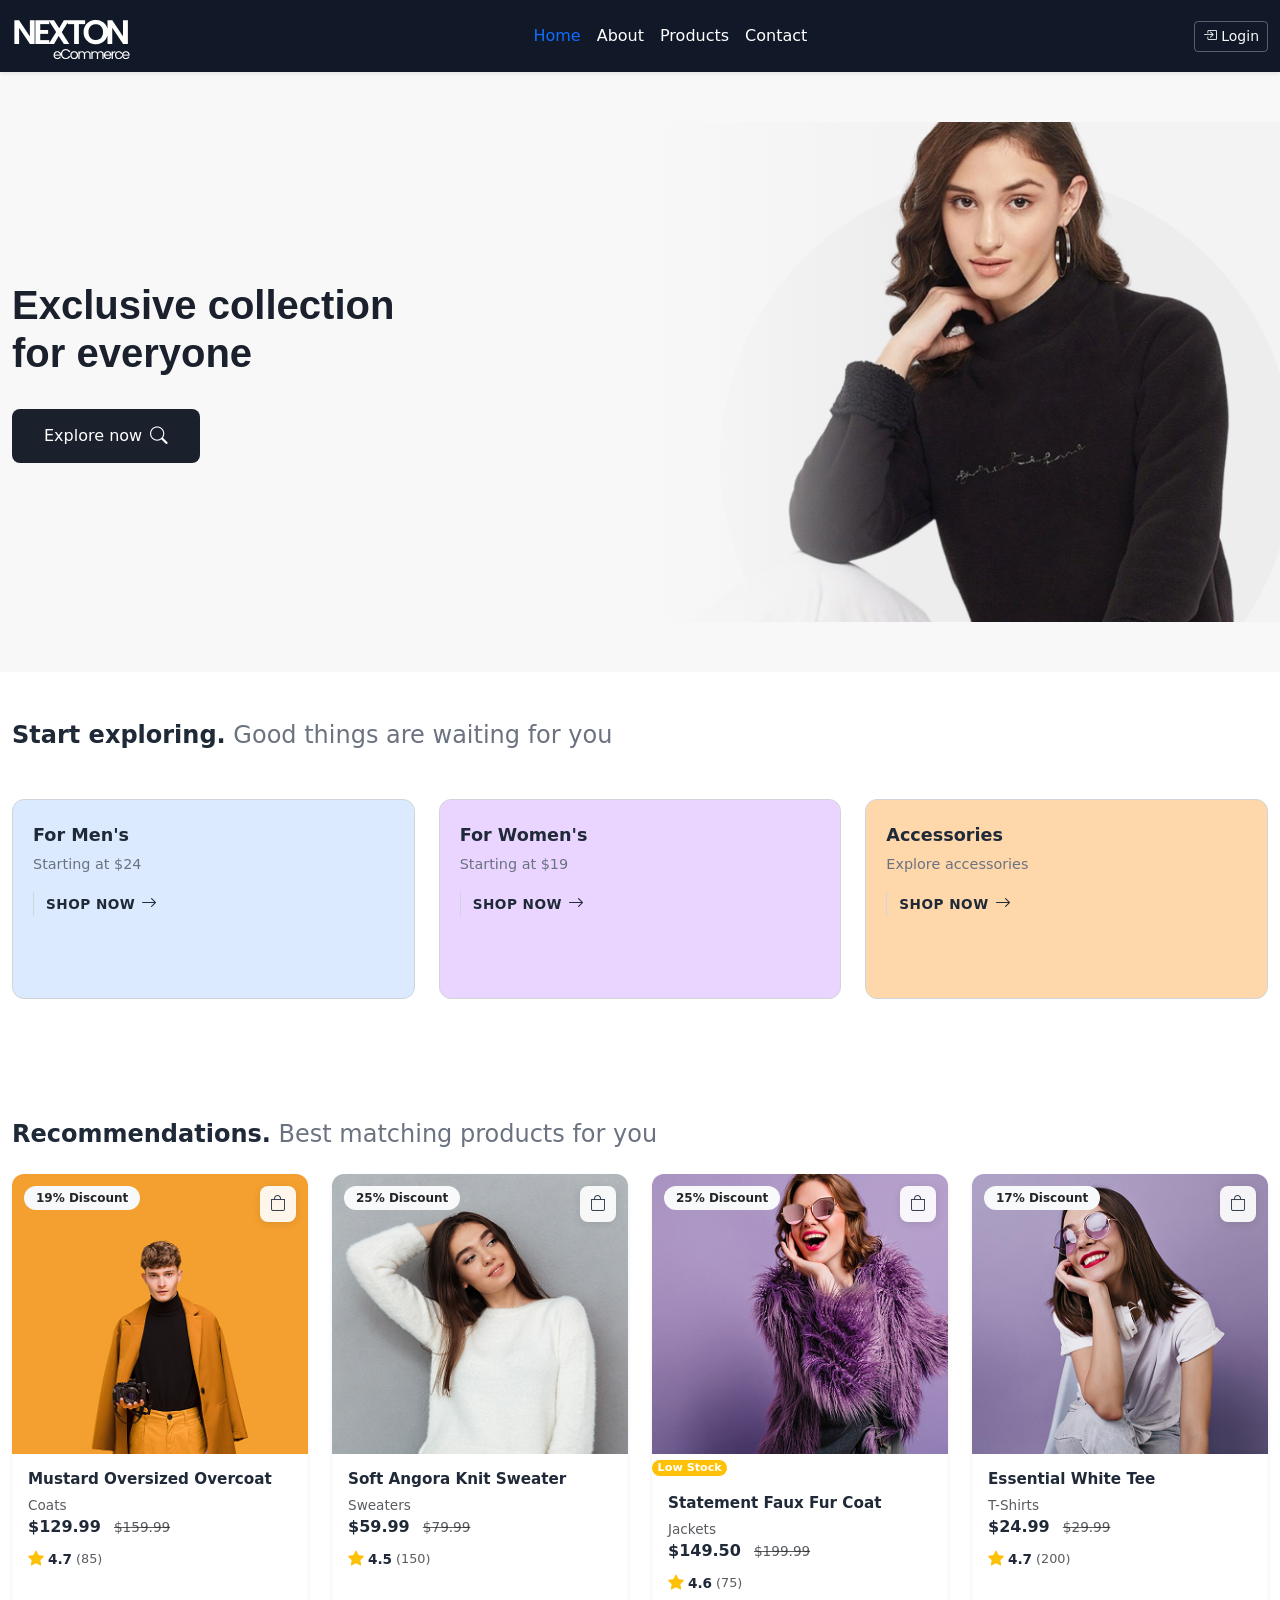
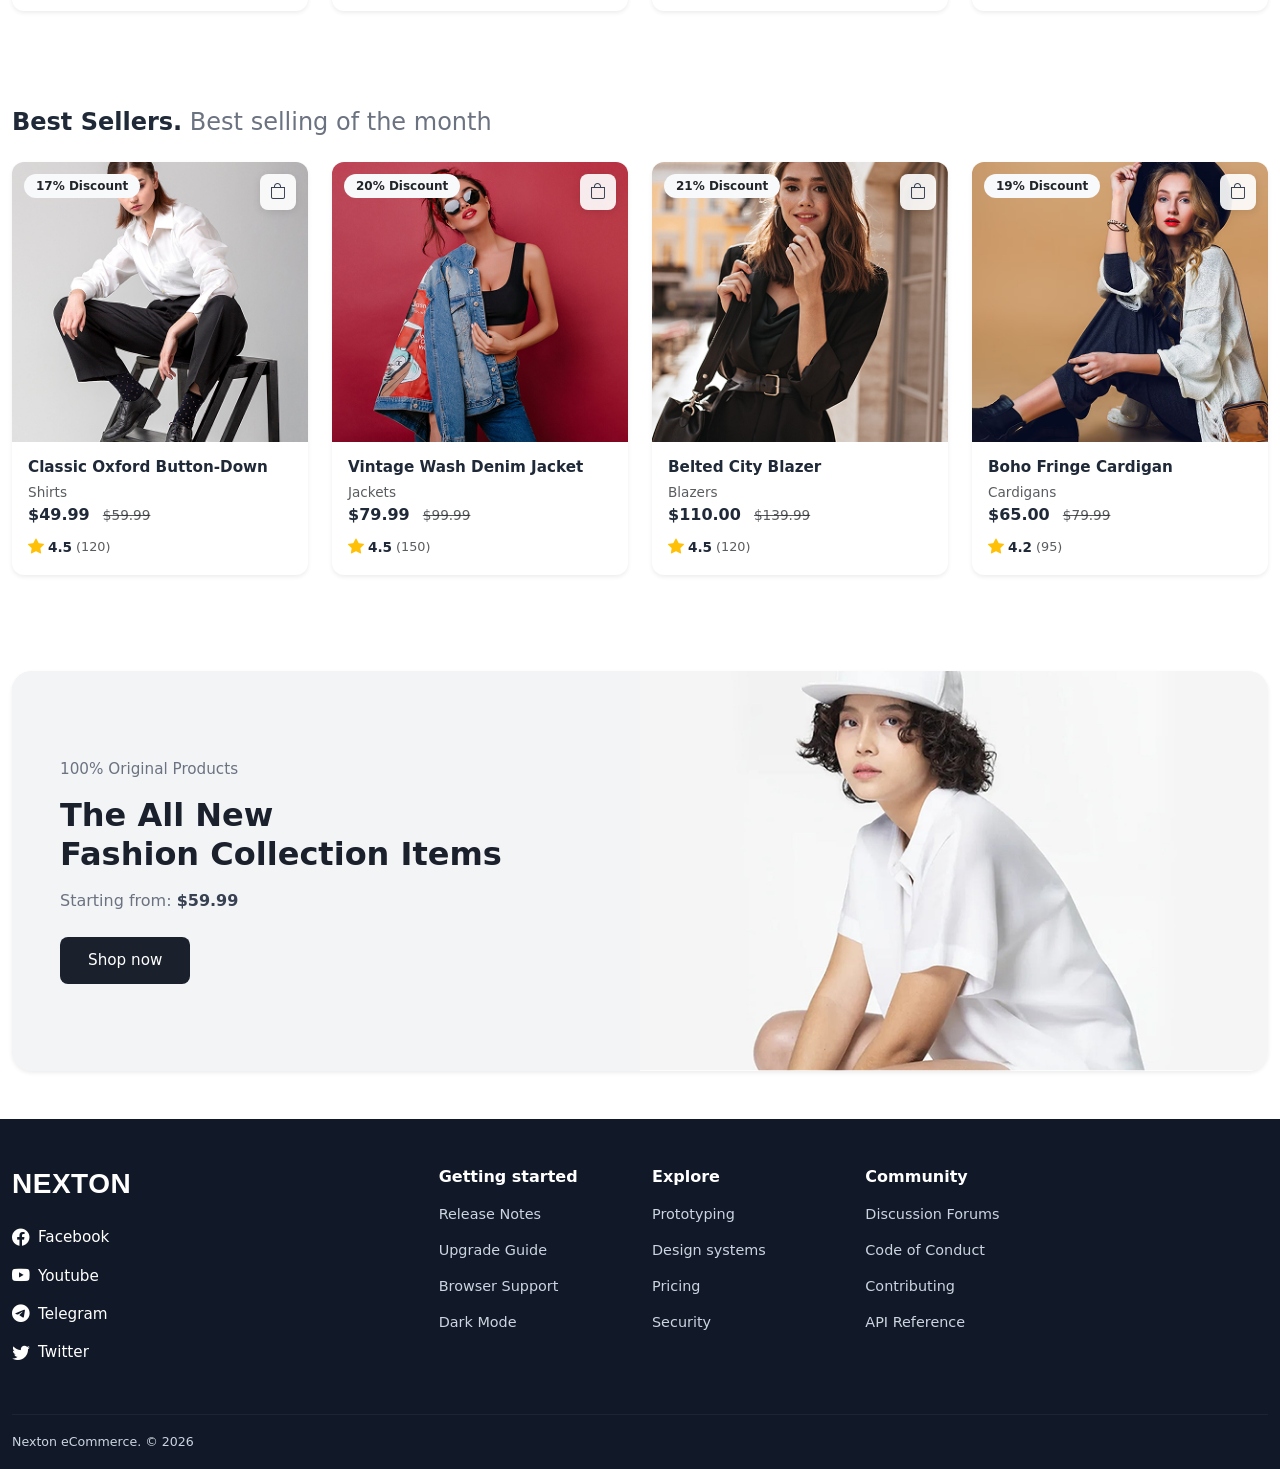
<file: index.html>
<!DOCTYPE html>
<html lang="en">

<head>
    <meta charset="UTF-8">
    <meta name="viewport" content="width=device-width, initial-scale=1.0">
    <title>E-Commerce Store</title>
    <link href="https://cdn.jsdelivr.net/npm/bootstrap@5.3.3/dist/css/bootstrap.min.css" rel="stylesheet"
        integrity="sha384-QWTKZyjpPEjISv5WaRU9OFeRpok6YctnYmDr5pNlyT2bRjXh0JMhjY6hW+ALEwIH" crossorigin="anonymous">
    <link rel="stylesheet" href="https://cdn.jsdelivr.net/npm/bootstrap-icons@1.11.3/font/bootstrap-icons.min.css">
    <link rel="stylesheet" href="style.css">
</head>

<body>
        <nav class="navbar navbar-expand-lg navbar-light  shadow-sm">
        <div class="container">
            <a class="navbar-brand fw-bold" href="index.html">
                <img src="src/logo.png" alt="logo">
            </a>

            <button class="navbar-toggler" type="button" data-bs-toggle="collapse" data-bs-target="#navbarNav"
                aria-controls="navbarNav" aria-expanded="false" aria-label="Toggle navigation">
                <span class="navbar-toggler-icon"></span>
            </button>

            <!-- Navbar content -->
            <div class="collapse navbar-collapse" id="navbarNav">
                <ul class="navbar-nav  m-auto mb-2 mb-lg-0">
                    <li class="nav-item">
                        <a class="nav-link active" aria-current="page"  href="index.html">Home</a>
                    </li>
                    <li class="nav-item">
                        <a class="nav-link" href="about.html">About</a>
                    </li>
                    <li class="nav-item">
                        <a class="nav-link" href="shop.html">Products</a>
                    </li>
                    <li class="nav-item">
                        <a class="nav-link" href="contact.html">Contact</a>
                    </li>
                </ul>

              

                <!-- Right side icons -->
                <div class="d-flex align-items-center gap-3">
                    <!-- Shopping Cart Icon (only for customers) -->
                    <a href="cart.html" class="text-decoration-none position-relative text-white" id="cartLink" title="Shopping Cart" style="display: none;">
                        <i class="bi bi-cart3 fs-4"></i>
                        <span id="cart-count" class="position-absolute top-0 start-100 translate-middle badge rounded-pill bg-danger">0</span>
                    </a>
                    <!-- Wishlist Icon -->
                    <a href="wishlist.html" class="text-decoration-none position-relative text-white" id="wishlistLink" title="Wishlist" style="display: none;">
                        <i class="bi bi-heart fs-4"></i>
                        <span id="wishlist-count" class="position-absolute top-0 start-100 translate-middle badge rounded-pill bg-danger">0</span>
                    </a>

                    <!-- User Info (when logged in) -->
                    <span id="userInfo" class="text-white me-2" style="display: none; font-size: 0.9rem;"></span>

                    <!-- Login Link (when not logged in) -->
                    <a href="login.html" class="btn btn-outline-light btn-sm" id="loginLink" style="display: none;">
                        <i class="bi bi-box-arrow-in-right"></i> Login
                    </a>

                    <!-- Profile/Logout Icon (when logged in) -->
                    <div class="dropdown" id="profileDropdownContainer" style="display: none;">
                        <a class="text-decoration-none text-white" href="#" role="button" id="profileDropdown"
                            data-bs-toggle="dropdown" aria-expanded="false" title="Profile">
                            <i class="bi bi-person-circle fs-4"></i>
                        </a>
                        <ul class="dropdown-menu dropdown-menu-end" aria-labelledby="profileDropdown">
                            <li><span class="dropdown-item-text"><small id="userInfoDropdown"></small></span></li>
                            <li><hr class="dropdown-divider"></li>
                            <li id="adminDashboardLink" style="display: none;"><a class="dropdown-item" href="admin-dashboard.html"><i class="bi bi-speedometer2"></i> Admin Dashboard</a></li>
                            <li id="trackOrderLink" style="display: none;"><a class="dropdown-item" href="track.html"><i class="bi bi-truck"></i> Track Orders</a></li>
                            <li><a class="dropdown-item" href="#"><i class="bi bi-person"></i> Profile</a></li>
                            <li><a class="dropdown-item" href="#"><i class="bi bi-gear"></i> Settings</a></li>
                            <li><hr class="dropdown-divider"></li>
                            <li><a class="dropdown-item text-danger" href="#" id="logoutLink"><i class="bi bi-box-arrow-right"></i> Logout</a></li>
                        </ul>
                    </div>
                </div>
            </div>
        </div>
    </nav>
    <!-- Hero Banner Section -->
    <section class="hero-banner">
        <div class="container">
            <div class="row align-items-center">
                <!-- Left Side - Text Content -->
                <div class="col-lg-6 col-md-12 hero-content">
                    <div class="hero-text-wrapper">
                        <h1 class="hero-title">
                            <span class="d-block">Exclusive collection</span>
                            <span class="d-block">for everyone</span>
                        </h1>
                        <a href="shop.html" class="btn btn-hero">
                            Explore now
                            <i class="bi bi-search ms-2"></i>
                        </a>
                    </div>
                </div>
                <!-- Right Side - Background Image -->
                <div class="col-lg-6 col-md-12 hero-image-wrapper">
                </div>
            </div>
            
         
        </div>
    </section>

    <!-- Categories Section -->
    <section class="categories-section py-5">
        <div class="container">
            <h2 class="categories-heading mb-5">
                <span class="fw-bold">Start exploring.</span>
                <span class="fw-normal">Good things are waiting for you</span>
            </h2>

            <div class="row g-4 mb-4">
                <!-- Men's Category Card -->
                <div class="col-lg-4 col-md-6">
                    <div class="category-card category-card-mens">
                        <div class="category-content">
                            <h3 class="category-title">For Men's</h3>
                            <p class="category-price">Starting at $24</p>
                            <div class="category-action">
                                <span class="category-divider"></span>
                                <a href="shop.html" class="category-link">SHOP NOW <i class="bi bi-arrow-right"></i></a>
                            </div>
                        </div>
                    </div>
                </div>

                <!-- Women's Category Card -->
                <div class="col-lg-4 col-md-6">
                    <div class="category-card category-card-womens">
                        <div class="category-content">
                            <h3 class="category-title">For Women's</h3>
                            <p class="category-price">Starting at $19</p>
                            <div class="category-action">
                                <span class="category-divider"></span>
                                <a href="shop.html" class="category-link">SHOP NOW <i class="bi bi-arrow-right"></i></a>
                            </div>
                        </div>
                    </div>
                </div>

                <!-- Accessories Category Card -->
                <div class="col-lg-4 col-md-6">
                    <div class="category-card category-card-accessories">
                        <div class="category-content">
                            <h3 class="category-title">Accessories</h3>
                            <p class="category-price">Explore accessories</p>
                            <div class="category-action">
                                <span class="category-divider"></span>
                                <a href="shop.html" class="category-link">SHOP NOW <i class="bi bi-arrow-right"></i></a>
                            </div>
                        </div>
                    </div>
                </div>
            </div>
        </div>
    </section>

    <!-- Recommendations Section -->
    <section class="products-section py-5">
        <div class="container">
            <h2 class="section-heading mb-4">
                <span class="fw-bold">Recommendations.</span>
                <span class="fw-normal">Best matching products for you</span>
            </h2>

            <div class="row g-4" id="recommendations-container">
                <!-- Products will be loaded dynamically -->
            </div>
        </div>
    </section>

    <!-- Best Sellers Section -->
    <section class="products-section py-5 ">
        <div class="container">
            <h2 class="section-heading mb-4">
                <span class="fw-bold">Best Sellers.</span>
                <span class="fw-normal">Best selling of the month</span>
            </h2>

            <div class="row g-4" id="bestsellers-container">
                <!-- Products will be loaded dynamically -->
            </div>
        </div>
    </section>

    <!-- Promotional Banner Section -->
    <section class="promotional-banner-section py-5">
        <div class="container">
            <div class="card promotional-banner border-0 shadow-sm">
                <div class="row g-0">
                    <!-- Left Side - Text Content -->
                    <div class="col-lg-6 col-md-12">
                        <div class="promotional-content p-4 p-lg-5">
                            <p class="promotional-badge mb-3">100% Original Products</p>
                            <h2 class="promotional-title mb-3">The All New<br>Fashion Collection Items</h2>
                            <p class="promotional-price mb-4">Starting from: <span class="price-value">$59.99</span></p>
                            <a href="shop.html" class="btn btn-promotional">
                                Shop now
                            </a>
                        </div>
                    </div>
                    <!-- Right Side - Background Image -->
                    <div class="col-lg-6 col-md-12">
                        <div class="promotional-image-wrapper">
                        </div>
                    </div>
                </div>
            </div>
        </div>
    </section>

  

    <footer class="footer">
        <div class="container">
            <div class="row py-5">
                <div class="col-lg-4 col-md-6 mb-4 mb-lg-0">
                    <h3 class="footer-brand mb-4">NEXTON</h3>
                    <div class="social-links">
                        <a href="#" class="social-link">
                            <i class="bi bi-facebook"></i> Facebook
                        </a>
                        <a href="#" class="social-link">
                            <i class="bi bi-youtube"></i> Youtube
                        </a>
                        <a href="#" class="social-link">
                            <i class="bi bi-telegram"></i> Telegram
                        </a>
                        <a href="#" class="social-link">
                            <i class="bi bi-twitter"></i> Twitter
                        </a>
                    </div>
                </div>

                <div class="col-lg-2 col-md-6 mb-4 mb-lg-0">
                    <h5 class="footer-heading mb-3">Getting started</h5>
                    <ul class="footer-links">
                        <li><a href="#">Release Notes</a></li>
                        <li><a href="#">Upgrade Guide</a></li>
                        <li><a href="#">Browser Support</a></li>
                        <li><a href="#">Dark Mode</a></li>
                    </ul>
                </div>

                <div class="col-lg-2 col-md-6 mb-4 mb-lg-0">
                    <h5 class="footer-heading mb-3">Explore</h5>
                    <ul class="footer-links">
                        <li><a href="#">Prototyping</a></li>
                        <li><a href="#">Design systems</a></li>
                        <li><a href="#">Pricing</a></li>
                        <li><a href="#">Security</a></li>
                    </ul>
                </div>

                <div class="col-lg-2 col-md-6 mb-4 mb-lg-0">
                    <h5 class="footer-heading mb-3">Community</h5>
                    <ul class="footer-links">
                        <li><a href="#">Discussion Forums</a></li>
                        <li><a href="#">Code of Conduct</a></li>
                        <li><a href="#">Contributing</a></li>
                        <li><a href="#">API Reference</a></li>
                    </ul>
                </div>
            </div>

            <hr class="footer-divider">
            <div class="row py-3">
                <div class="col-md-6 mb-3 mb-md-0">
                    <p class="footer-copyright"><small>Nexton eCommerce. © 2026</small> </p>
                </div>
              
            </div>
        </div>
    </footer>

    <script src="https://cdn.jsdelivr.net/npm/bootstrap@5.3.8/dist/js/bootstrap.bundle.min.js"
        integrity="sha384-FKyoEForCGlyvwx9Hj09JcYn3nv7wiPVlz7YYwJrWVcXK/BmnVDxM+D2scQbITxI" crossorigin="anonymous"></script>
    <script src="auth.js"></script>
    <script src="products.js"></script>
    <script src="index.js"></script>
    <script>
        // Update navigation on page load
        document.addEventListener('DOMContentLoaded', function() {
            updateNavigation();
            
            // Add logout functionality
            const logoutLink = document.getElementById('logoutLink');
            if (logoutLink) {
                logoutLink.addEventListener('click', function(e) {
                    e.preventDefault();
                    // Logout user
                    logoutUser();
                    // Update navigation immediately
                    updateNavigation();
                    // Show success message
                    showMessage('Logged out successfully', 'success');
                    // Redirect to login page after a short delay
                    setTimeout(() => {
                        window.location.href = './login.html';
                    }, 1000);
                });
            }

            // Show/hide cart based on role (only customers see cart)
            const user = getCurrentUser();
            const cartLink = document.getElementById('cartLink');
            if (user && user.role === 'customer' && cartLink) {
                cartLink.style.display = 'block';
            }

            // Show admin dashboard link for admins
            const adminDashboardLink = document.getElementById('adminDashboardLink');
            if (user && user.role === 'admin' && adminDashboardLink) {
                adminDashboardLink.style.display = 'block';
            }

            // Update user info in dropdown
            const userInfoDropdown = document.getElementById('userInfoDropdown');
            if (user && userInfoDropdown) {
                userInfoDropdown.textContent = `${user.name} (${user.role})`;
            }

            // Show profile dropdown when logged in
            const profileDropdownContainer = document.getElementById('profileDropdownContainer');
            if (user && profileDropdownContainer) {
                profileDropdownContainer.style.display = 'inline-block';
            }
        });
    </script>
</body>

</html>
</file>
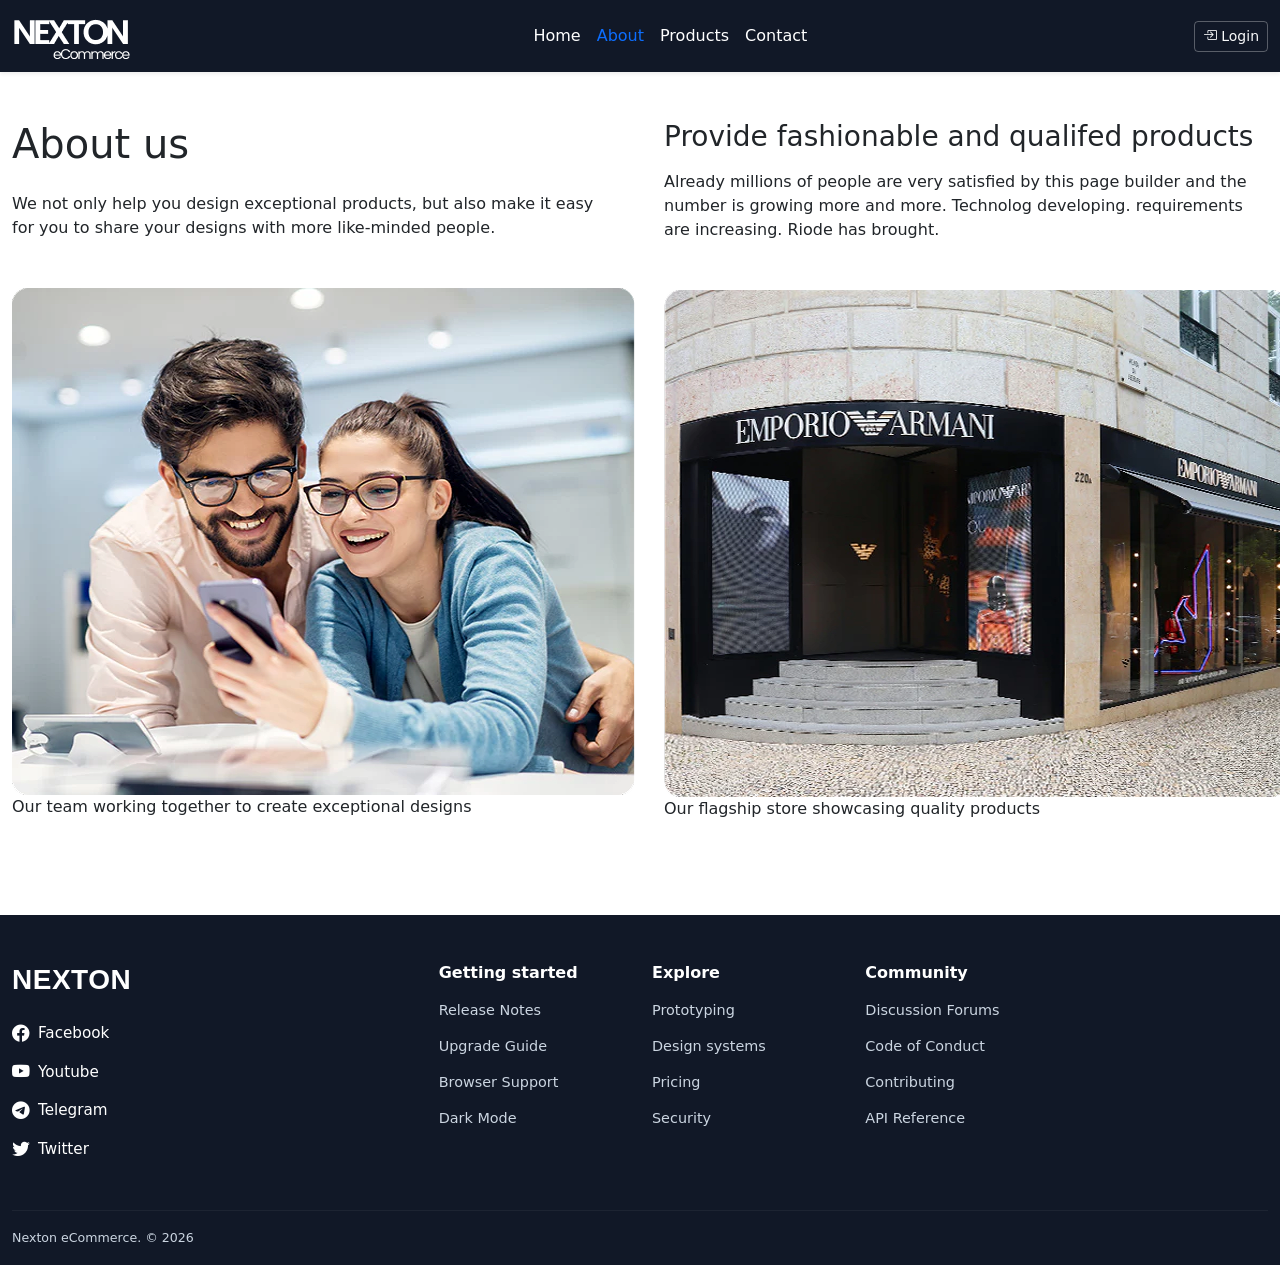
<file: about.html>
<!DOCTYPE html>
<html lang="en">

<head>
    <meta charset="UTF-8">
    <meta name="viewport" content="width=device-width, initial-scale=1.0">
    <title>About Us - E-Commerce Store</title>
    <link href="https://cdn.jsdelivr.net/npm/bootstrap@5.3.3/dist/css/bootstrap.min.css" rel="stylesheet"
        integrity="sha384-QWTKZyjpPEjISv5WaRU9OFeRpok6YctnYmDr5pNlyT2bRjXh0JMhjY6hW+ALEwIH" crossorigin="anonymous">
    <link rel="stylesheet" href="https://cdn.jsdelivr.net/npm/bootstrap-icons@1.11.3/font/bootstrap-icons.min.css">
    <link rel="stylesheet" href="style.css">
</head>

<body>
       <nav class="navbar navbar-expand-lg navbar-light  shadow-sm">
        <div class="container">
            <a class="navbar-brand fw-bold" href="index.html">
                <img src="src/logo.png" alt="logo">
            </a>

            <button class="navbar-toggler" type="button" data-bs-toggle="collapse" data-bs-target="#navbarNav"
                aria-controls="navbarNav" aria-expanded="false" aria-label="Toggle navigation">
                <span class="navbar-toggler-icon"></span>
            </button>

            <!-- Navbar content -->
            <div class="collapse navbar-collapse" id="navbarNav">
                <ul class="navbar-nav  m-auto mb-2 mb-lg-0">
                    <li class="nav-item">
                        <a class="nav-link "  href="index.html">Home</a>
                    </li>
                    <li class="nav-item">
                        <a class="nav-link active" aria-current="page" href="about.html">About</a>
                    </li>
                    <li class="nav-item">
                        <a class="nav-link" href="shop.html">Products</a>
                    </li>
                    <li class="nav-item">
                        <a class="nav-link" href="contact.html">Contact</a>
                    </li>
                </ul>

              

                <!-- Right side icons -->
                <div class="d-flex align-items-center gap-3">
                    <!-- Shopping Cart Icon (only for customers) -->
                    <a href="cart.html" class="text-decoration-none position-relative text-white" id="cartLink" title="Shopping Cart" style="display: none;">
                        <i class="bi bi-cart3 fs-4"></i>
                        <span id="cart-count" class="position-absolute top-0 start-100 translate-middle badge rounded-pill bg-danger">0</span>
                    </a>
                    <!-- Wishlist Icon -->
                    <a href="wishlist.html" class="text-decoration-none position-relative text-white" id="wishlistLink" title="Wishlist" style="display: none;">
                        <i class="bi bi-heart fs-4"></i>
                        <span id="wishlist-count" class="position-absolute top-0 start-100 translate-middle badge rounded-pill bg-danger">0</span>
                    </a>

                    <!-- User Info (when logged in) -->
                    <span id="userInfo" class="text-white me-2" style="display: none; font-size: 0.9rem;"></span>

                    <!-- Login Link (when not logged in) -->
                    <a href="login.html" class="btn btn-outline-light btn-sm" id="loginLink" style="display: none;">
                        <i class="bi bi-box-arrow-in-right"></i> Login
                    </a>

                    <!-- Profile/Logout Icon (when logged in) -->
                    <div class="dropdown" id="profileDropdownContainer" style="display: none;">
                        <a class="text-decoration-none text-white" href="#" role="button" id="profileDropdown"
                            data-bs-toggle="dropdown" aria-expanded="false" title="Profile">
                            <i class="bi bi-person-circle fs-4"></i>
                        </a>
                        <ul class="dropdown-menu dropdown-menu-end" aria-labelledby="profileDropdown">
                            <li><span class="dropdown-item-text"><small id="userInfoDropdown"></small></span></li>
                            <li><hr class="dropdown-divider"></li>
                            <li id="adminDashboardLink" style="display: none;"><a class="dropdown-item" href="admin-dashboard.html"><i class="bi bi-speedometer2"></i> Admin Dashboard</a></li>
                            <li id="trackOrderLink" style="display: none;"><a class="dropdown-item" href="track.html"><i class="bi bi-truck"></i> Track Orders</a></li>
                            <li><a class="dropdown-item" href="#"><i class="bi bi-person"></i> Profile</a></li>
                            <li><a class="dropdown-item" href="#"><i class="bi bi-gear"></i> Settings</a></li>
                            <li><hr class="dropdown-divider"></li>
                            <li><a class="dropdown-item text-danger" href="#" id="logoutLink"><i class="bi bi-box-arrow-right"></i> Logout</a></li>
                        </ul>
                    </div>
                </div>
            </div>
        </div>
    </nav>
    <!-- About Us Section -->
    <section class="about-section py-5">
        <div class="container">
            <div class="row g-5 align-items-start">
                <!-- Left Column -->
                <div class="col-lg-6">
                    <h1 class="about-heading mb-4">About us</h1>
                    <p class="about-intro mb-5">
                        We not only help you design exceptional products, but also make it easy for you to share your designs with more like-minded people.
                    </p>
                    
                    <figure class="about-image-wrapper mb-5">
                        <img src="src/image 1.png" alt="Couple with phone" class="about-image rounded">
                        <figcaption class="about-caption">Our team working together to create exceptional designs</figcaption>
                    </figure>

                   
                </div>

                <!-- Right Column -->
                <div class="col-lg-6">
                    <div class="about-content-right">
                        <h3 class="about-subheading mb-3">Provide fashionable and qualifed products</h3>
                        <p class="about-text mb-5">
                            Already millions of people are very satisfied by this page builder and the number is growing more and more. Technolog developing. requirements are increasing. Riode has brought.
                        </p>
                        
                        <figure class="about-image-wrapper">
                            <img src="src/image 2.png" alt="Storefront" class="about-image rounded">
                            <figcaption class="about-caption">Our flagship store showcasing quality products</figcaption>
                        </figure>
                    </div>
                </div>
            </div>
        </div>
    </section>

    <footer class="footer">
        <div class="container">
            <div class="row py-5">
                <div class="col-lg-4 col-md-6 mb-4 mb-lg-0">
                    <h3 class="footer-brand mb-4">NEXTON</h3>
                    <div class="social-links">
                        <a href="#" class="social-link">
                            <i class="bi bi-facebook"></i> Facebook
                        </a>
                        <a href="#" class="social-link">
                            <i class="bi bi-youtube"></i> Youtube
                        </a>
                        <a href="#" class="social-link">
                            <i class="bi bi-telegram"></i> Telegram
                        </a>
                        <a href="#" class="social-link">
                            <i class="bi bi-twitter"></i> Twitter
                        </a>
                    </div>
                </div>

                <div class="col-lg-2 col-md-6 mb-4 mb-lg-0">
                    <h5 class="footer-heading mb-3">Getting started</h5>
                    <ul class="footer-links">
                        <li><a href="#">Release Notes</a></li>
                        <li><a href="#">Upgrade Guide</a></li>
                        <li><a href="#">Browser Support</a></li>
                        <li><a href="#">Dark Mode</a></li>
                    </ul>
                </div>

                <div class="col-lg-2 col-md-6 mb-4 mb-lg-0">
                    <h5 class="footer-heading mb-3">Explore</h5>
                    <ul class="footer-links">
                        <li><a href="#">Prototyping</a></li>
                        <li><a href="#">Design systems</a></li>
                        <li><a href="#">Pricing</a></li>
                        <li><a href="#">Security</a></li>
                    </ul>
                </div>

                <div class="col-lg-2 col-md-6 mb-4 mb-lg-0">
                    <h5 class="footer-heading mb-3">Community</h5>
                    <ul class="footer-links">
                        <li><a href="#">Discussion Forums</a></li>
                        <li><a href="#">Code of Conduct</a></li>
                        <li><a href="#">Contributing</a></li>
                        <li><a href="#">API Reference</a></li>
                    </ul>
                </div>
            </div>

            <hr class="footer-divider">
            <div class="row py-3">
                <div class="col-md-6 mb-3 mb-md-0">
                    <p class="footer-copyright"><small>Nexton eCommerce. © 2026</small> </p>
                </div>
              
            </div>
        </div>
    </footer>

    <script src="https://cdn.jsdelivr.net/npm/bootstrap@5.3.3/dist/js/bootstrap.bundle.min.js" integrity="sha384-YvpcrYf0tY3lHB60NNkmXc5s9fDVZLESaAA55NDzOxhy9GkcIdslK1eN7N6jIeHz" crossorigin="anonymous"></script>
    <script src="auth.js"></script>
    <script>
        // Update navigation on page load
        document.addEventListener('DOMContentLoaded', function() {
            updateNavigation();
            
            // Logout functionality
            const logoutLink = document.getElementById('logoutLink');
            if (logoutLink) {
                logoutLink.addEventListener('click', function(e) {
                    e.preventDefault();
                    logoutUser();
                    updateNavigation();
                    showMessage('Logged out successfully', 'success');
                    setTimeout(() => {
                        window.location.href = './login.html';
                    }, 1000);
                });
            }
        });
    </script>
</body>

</html>
</file>
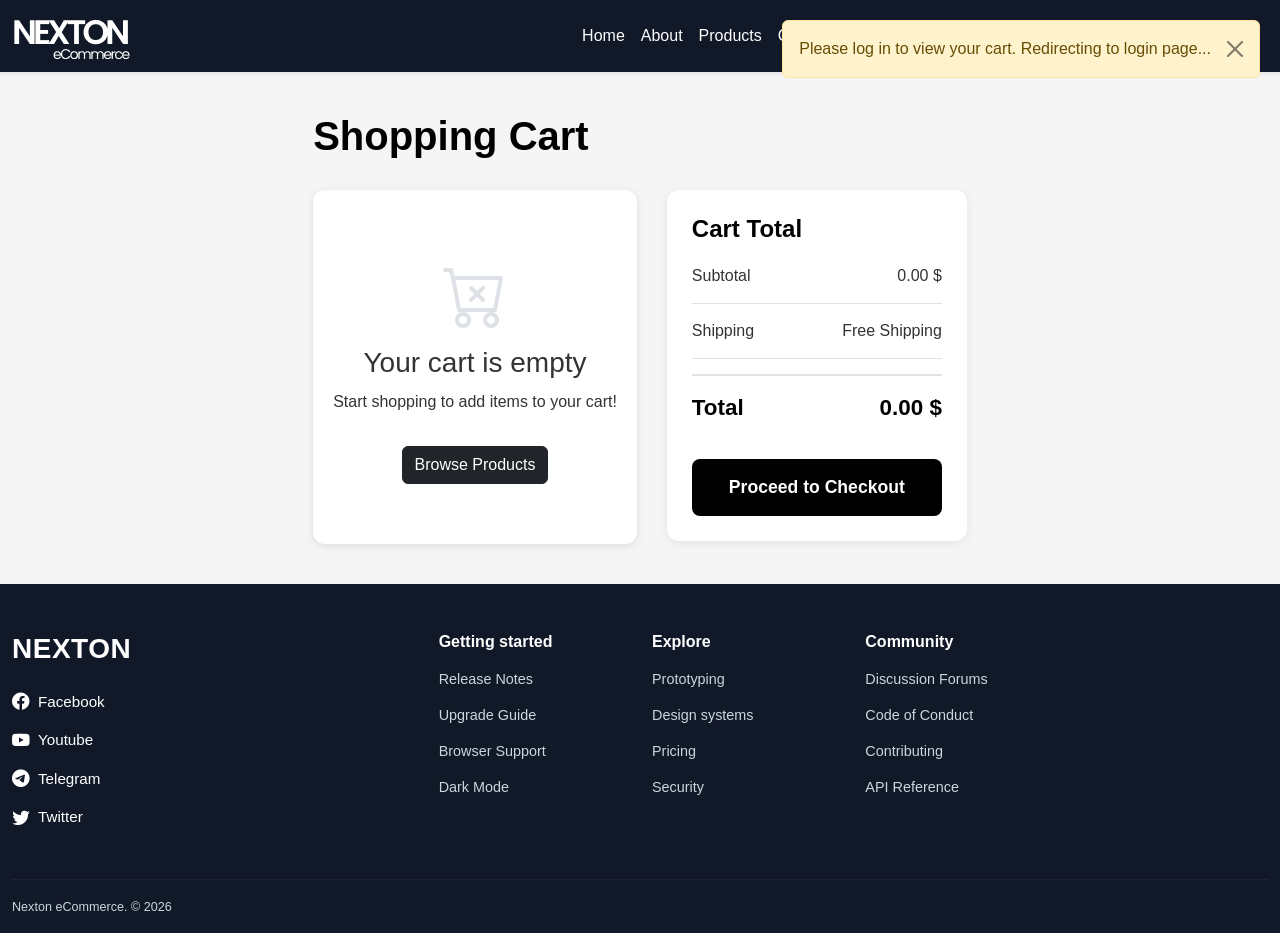
<file: cart.html>
<!DOCTYPE html>
<html lang="en">
<head>
    <meta charset="UTF-8">
    <meta name="viewport" content="width=device-width, initial-scale=1.0">
    <title>NEXTON - Shopping Cart</title>
    <link href="https://cdn.jsdelivr.net/npm/bootstrap@5.3.3/dist/css/bootstrap.min.css" rel="stylesheet">
    <link rel="stylesheet" href="https://cdn.jsdelivr.net/npm/bootstrap-icons@1.11.3/font/bootstrap-icons.min.css">
    <link rel="stylesheet" href="style.css">
    <style>
        :root {
            --primary-color: #000;
            --secondary-color: #fff;
            --accent-color: #007bff;
            --text-color: #333;
            --light-gray: #f8f9fa;
            --border-color: #dee2e6;
            --success-color: #28a745;
            --warning-color: #ffc107;
            --danger-color: #dc3545;
        }

        body {
            font-family: 'Segoe UI', Tahoma, Geneva, Verdana, sans-serif;
            margin: 0;
            color: var(--text-color);
            background-color: #f5f5f5;
        }

        /* Main Content */
        main { 
            padding: 40px 20px; 
            max-width: 1200px; 
            margin: 0 auto; 
        }
        h1 { 
            margin-bottom: 30px; 
            font-weight: 600;
            color: var(--primary-color);
        }

        .cart-container { 
            display: flex; 
            gap: 30px; 
            flex-wrap: wrap;
        }
        .cart-items { 
            flex: 2; 
            min-width: 300px;
        }
        .cart-summary { 
            flex: 1; 
            min-width: 300px;
        }

        /* Empty Cart */
        .empty-cart {
            text-align: center;
            padding: 60px 20px;
            background: var(--secondary-color);
            border-radius: 12px;
            box-shadow: 0 2px 8px rgba(0,0,0,0.1);
        }
        .empty-cart i {
            font-size: 4rem;
            color: var(--border-color);
            margin-bottom: 20px;
        }
        .empty-cart h3 {
            margin-bottom: 10px;
            color: var(--text-color);
        }

        /* Cart Item */
        .cart-item {
            display: flex;
            background: var(--secondary-color);
            border-radius: 12px;
            padding: 20px;
            margin-bottom: 20px;
            box-shadow: 0 2px 8px rgba(0,0,0,0.08);
            transition: transform 0.2s, box-shadow 0.2s;
        }
        .cart-item:hover {
            transform: translateY(-2px);
            box-shadow: 0 4px 12px rgba(0,0,0,0.12);
        }
        
        .item-img {
            flex-shrink: 0;
        }
        .cart-item img { 
            width: 120px; 
            height: 120px; 
            object-fit: cover; 
            border-radius: 8px;
            margin-right: 20px;
            border: 1px solid var(--border-color);
        }
        
        .item-details { 
            flex: 1; 
            display: flex;
            flex-direction: column;
            justify-content: space-between;
        }
        
        .item-header {
            margin-bottom: 15px;
        }
        
        .item-name { 
            font-weight: 600; 
            font-size: 1.1rem;
            margin-bottom: 8px;
            color: var(--primary-color);
        }
        
        .item-price { 
            font-weight: 600; 
            font-size: 1.1rem;
            color: var(--accent-color);
            margin-bottom: 8px;
        }
        
        .item-stock {
            font-size: 0.85rem;
            margin-bottom: 10px;
        }
        .stock-available {
            color: var(--success-color);
            font-weight: 500;
        }
        .stock-low {
            color: var(--warning-color);
            font-weight: 500;
        }
        .stock-out {
            color: var(--danger-color);
            font-weight: 500;
        }
        
        .qty-control { 
            display: flex; 
            align-items: center; 
            gap: 15px;
            flex-wrap: wrap;
        }
        
        .qty-control label {
            font-weight: 500;
            color: var(--text-color);
        }
        
        .qty-input-wrapper {
            display: flex;
            align-items: center;
            border: 2px solid var(--border-color);
            border-radius: 6px;
            overflow: hidden;
        }
        
        .qty-btn {
            background: var(--light-gray);
            border: none;
            padding: 8px 12px;
            cursor: pointer;
            font-size: 1.1rem;
            font-weight: bold;
            color: var(--text-color);
            transition: background 0.2s;
        }
        .qty-btn:hover:not(:disabled) {
            background: var(--border-color);
        }
        .qty-btn:disabled {
            opacity: 0.5;
            cursor: not-allowed;
        }
        
        .qty-input {
            width: 60px;
            padding: 8px;
            border: none;
            text-align: center;
            font-size: 1rem;
            font-weight: 600;
        }
        .qty-input:focus {
            outline: none;
        }
        
        .remove-btn { 
            background: var(--danger-color);
            color: var(--secondary-color);
            border: none;
            padding: 8px 16px;
            border-radius: 6px;
            cursor: pointer;
            font-size: 0.9rem;
            font-weight: 500;
            transition: background 0.2s;
        }
        .remove-btn:hover {
            background: #c82333;
        }
        
        .item-total {
            display: flex;
            flex-direction: column;
            align-items: flex-end;
            justify-content: space-between;
            min-width: 100px;
        }
        .item-total-price {
            font-weight: 700;
            font-size: 1.3rem;
            color: var(--primary-color);
        }
        .item-total-label {
            font-size: 0.85rem;
            color: #666;
        }

        /* Cart Summary */
        .summary-box {
            background: var(--secondary-color);
            padding: 25px;
            border-radius: 12px;
            box-shadow: 0 2px 8px rgba(0,0,0,0.08);
            position: sticky;
            top: 20px;
        }
        .summary-box h2 {
            font-size: 1.5rem;
            font-weight: 600;
            margin-bottom: 20px;
            color: var(--primary-color);
        }
        .summary-row { 
            display: flex; 
            justify-content: space-between; 
            margin-bottom: 15px;
            padding-bottom: 15px;
            border-bottom: 1px solid var(--border-color);
        }
        .summary-row:last-of-type {
            border-bottom: none;
            padding-bottom: 0;
        }
        .summary-total { 
            font-weight: 700; 
            font-size: 1.4rem; 
            border-top: 2px solid var(--border-color); 
            padding-top: 15px;
            margin-top: 10px;
            color: var(--primary-color);
        }
        .checkout-btn {
            width: 100%;
            padding: 15px;
            background-color: var(--primary-color);
            color: var(--secondary-color);
            border: none;
            border-radius: 8px;
            font-size: 1.1rem;
            font-weight: 600;
            cursor: pointer;
            margin-top: 20px;
            transition: background 0.2s, transform 0.1s;
        }
        .checkout-btn:hover:not(:disabled) {
            background-color: #333;
            transform: translateY(-1px);
        }
        .checkout-btn:disabled {
            opacity: 0.6;
            cursor: not-allowed;
        }

        /* Responsive */
        @media (max-width: 768px) {
            .cart-container {
                flex-direction: column;
            }
            .cart-item {
                flex-direction: column;
            }
            .cart-item img {
                width: 100%;
                height: 200px;
                margin-right: 0;
                margin-bottom: 15px;
            }
            .item-total {
                align-items: flex-start;
                margin-top: 15px;
            }
            .summary-box {
                position: relative;
                top: 0;
            }
        }
    </style>
</head>
<body>

        <nav class="navbar navbar-expand-lg navbar-light  shadow-sm">
        <div class="container">
            <a class="navbar-brand fw-bold" href="index.html">
                <img src="src/logo.png" alt="logo">
            </a>

            <button class="navbar-toggler" type="button" data-bs-toggle="collapse" data-bs-target="#navbarNav"
                aria-controls="navbarNav" aria-expanded="false" aria-label="Toggle navigation">
                <span class="navbar-toggler-icon"></span>
            </button>

            <!-- Navbar content -->
            <div class="collapse navbar-collapse" id="navbarNav">
                <ul class="navbar-nav  m-auto mb-2 mb-lg-0">
                    <li class="nav-item">
                        <a class="nav-link "  href="index.html">Home</a>
                    </li>
                    <li class="nav-item">
                        <a class="nav-link" href="about.html">About</a>
                    </li>
                    <li class="nav-item">
                        <a class="nav-link" href="shop.html">Products</a>
                    </li>
                    <li class="nav-item">
                        <a class="nav-link" href="contact.html">Contact</a>
                    </li>
                </ul>

              

                <!-- Right side icons -->
                <div class="d-flex align-items-center gap-3">
                    <!-- Shopping Cart Icon (only for customers) -->
                    <a href="cart.html" class="text-decoration-none position-relative text-white" id="cartLink" title="Shopping Cart" style="display: none;">
                        <i class="bi bi-cart3 fs-4"></i>
                        <span id="cart-count" class="position-absolute top-0 start-100 translate-middle badge rounded-pill bg-danger">0</span>
                    </a>
                    <!-- Wishlist Icon -->
                    <a href="wishlist.html" class="text-decoration-none position-relative text-white" id="wishlistLink" title="Wishlist" style="display: none;">
                        <i class="bi bi-heart fs-4"></i>
                        <span id="wishlist-count" class="position-absolute top-0 start-100 translate-middle badge rounded-pill bg-danger">0</span>
                    </a>

                    <!-- User Info (when logged in) -->
                    <span id="userInfo" class="text-white me-2" style="display: none; font-size: 0.9rem;"></span>

                    <!-- Login Link (when not logged in) -->
                    <a href="login.html" class="btn btn-outline-light btn-sm" id="loginLink" style="display: none;">
                        <i class="bi bi-box-arrow-in-right"></i> Login
                    </a>

                    <!-- Profile/Logout Icon (when logged in) -->
                    <div class="dropdown" id="profileDropdownContainer" style="display: none;">
                        <a class="text-decoration-none text-white" href="#" role="button" id="profileDropdown"
                            data-bs-toggle="dropdown" aria-expanded="false" title="Profile">
                            <i class="bi bi-person-circle fs-4"></i>
                        </a>
                        <ul class="dropdown-menu dropdown-menu-end" aria-labelledby="profileDropdown">
                            <li><span class="dropdown-item-text"><small id="userInfoDropdown"></small></span></li>
                            <li><hr class="dropdown-divider"></li>
                            <li id="adminDashboardLink" style="display: none;"><a class="dropdown-item" href="admin-dashboard.html"><i class="bi bi-speedometer2"></i> Admin Dashboard</a></li>
                            <li id="trackOrderLink" style="display: none;"><a class="dropdown-item" href="track.html"><i class="bi bi-truck"></i> Track Orders</a></li>
                            <li><a class="dropdown-item" href="#"><i class="bi bi-person"></i> Profile</a></li>
                            <li><a class="dropdown-item" href="#"><i class="bi bi-gear"></i> Settings</a></li>
                            <li><hr class="dropdown-divider"></li>
                            <li><a class="dropdown-item text-danger" href="#" id="logoutLink"><i class="bi bi-box-arrow-right"></i> Logout</a></li>
                        </ul>
                    </div>
                </div>
            </div>
        </div>
    </nav>

<main>
    <h1>Shopping Cart</h1>
    <div class="cart-container">
        <div class="cart-items" id="cart-items">
                <!-- Cart items will be dynamically inserted here -->   
        </div>
        <div class="cart-summary">
            <div class="summary-box">
                <h2>Cart Total</h2>
                <div class="summary-row"><span>Subtotal</span><span id="cart-subtotal">0</span></div>
                <div class="summary-row"><span>Shipping</span><span>Free Shipping</span></div>
                <div class="summary-row summary-total"><span>Total</span><span id="cart-total">0</span></div>
                <button class="checkout-btn" id="checkoutBtn">Proceed to Checkout</button>
            </div>
        </div>
    </div>
</main>

    <footer class="footer">
        <div class="container">
            <div class="row py-5">
                <div class="col-lg-4 col-md-6 mb-4 mb-lg-0">
                    <h3 class="footer-brand mb-4">NEXTON</h3>
                    <div class="social-links">
                        <a href="#" class="social-link">
                            <i class="bi bi-facebook"></i> Facebook
                        </a>
                        <a href="#" class="social-link">
                            <i class="bi bi-youtube"></i> Youtube
                        </a>
                        <a href="#" class="social-link">
                            <i class="bi bi-telegram"></i> Telegram
                        </a>
                        <a href="#" class="social-link">
                            <i class="bi bi-twitter"></i> Twitter
                        </a>
                    </div>
                </div>

                <div class="col-lg-2 col-md-6 mb-4 mb-lg-0">
                    <h5 class="footer-heading mb-3">Getting started</h5>
                    <ul class="footer-links">
                        <li><a href="#">Release Notes</a></li>
                        <li><a href="#">Upgrade Guide</a></li>
                        <li><a href="#">Browser Support</a></li>
                        <li><a href="#">Dark Mode</a></li>
                    </ul>
                </div>

                <div class="col-lg-2 col-md-6 mb-4 mb-lg-0">
                    <h5 class="footer-heading mb-3">Explore</h5>
                    <ul class="footer-links">
                        <li><a href="#">Prototyping</a></li>
                        <li><a href="#">Design systems</a></li>
                        <li><a href="#">Pricing</a></li>
                        <li><a href="#">Security</a></li>
                    </ul>
                </div>

                <div class="col-lg-2 col-md-6 mb-4 mb-lg-0">
                    <h5 class="footer-heading mb-3">Community</h5>
                    <ul class="footer-links">
                        <li><a href="#">Discussion Forums</a></li>
                        <li><a href="#">Code of Conduct</a></li>
                        <li><a href="#">Contributing</a></li>
                        <li><a href="#">API Reference</a></li>
                    </ul>
                </div>
            </div>

            <hr class="footer-divider">
            <div class="row py-3">
                <div class="col-md-6 mb-3 mb-md-0">
                    <p class="footer-copyright"><small>Nexton eCommerce. © 2026</small> </p>
                </div>
              
            </div>
        </div>
    </footer>
    <script src="https://cdn.jsdelivr.net/npm/bootstrap@5.3.3/dist/js/bootstrap.bundle.min.js"></script>
    <script src="auth.js"></script>
    <script src="products.js"></script>
    <script src="orders.js"></script>
    <script src="cart.js"></script>
    <script>
        // Update navigation on page load
        document.addEventListener('DOMContentLoaded', function() {
            // Protect cart page - only logged-in customers can access
            const currentUser = getCurrentUser();
            if (!currentUser) {
                showMessage('Please log in to view your cart. Redirecting to login page...', 'warning');
                setTimeout(() => {
                    window.location.href = './login.html';
                }, 2000);
                return;
            }

            if (currentUser.role !== 'customer') {
                showMessage('Only customers can access the cart. Redirecting to home page...', 'error');
                setTimeout(() => {
                    window.location.href = './index.html';
                }, 2000);
                return;
            }

            updateNavigation();
            
            // Logout functionality
            const logoutLink = document.getElementById('logoutLink');
            if (logoutLink) {
                logoutLink.addEventListener('click', function(e) {
                    e.preventDefault();
                    logoutUser();
                    updateNavigation();
                    showMessage('Logged out successfully', 'success');
                    setTimeout(() => {
                        window.location.href = './login.html';
                    }, 1000);
                });
            }
        });
    </script>
</body>
</html>
</file>
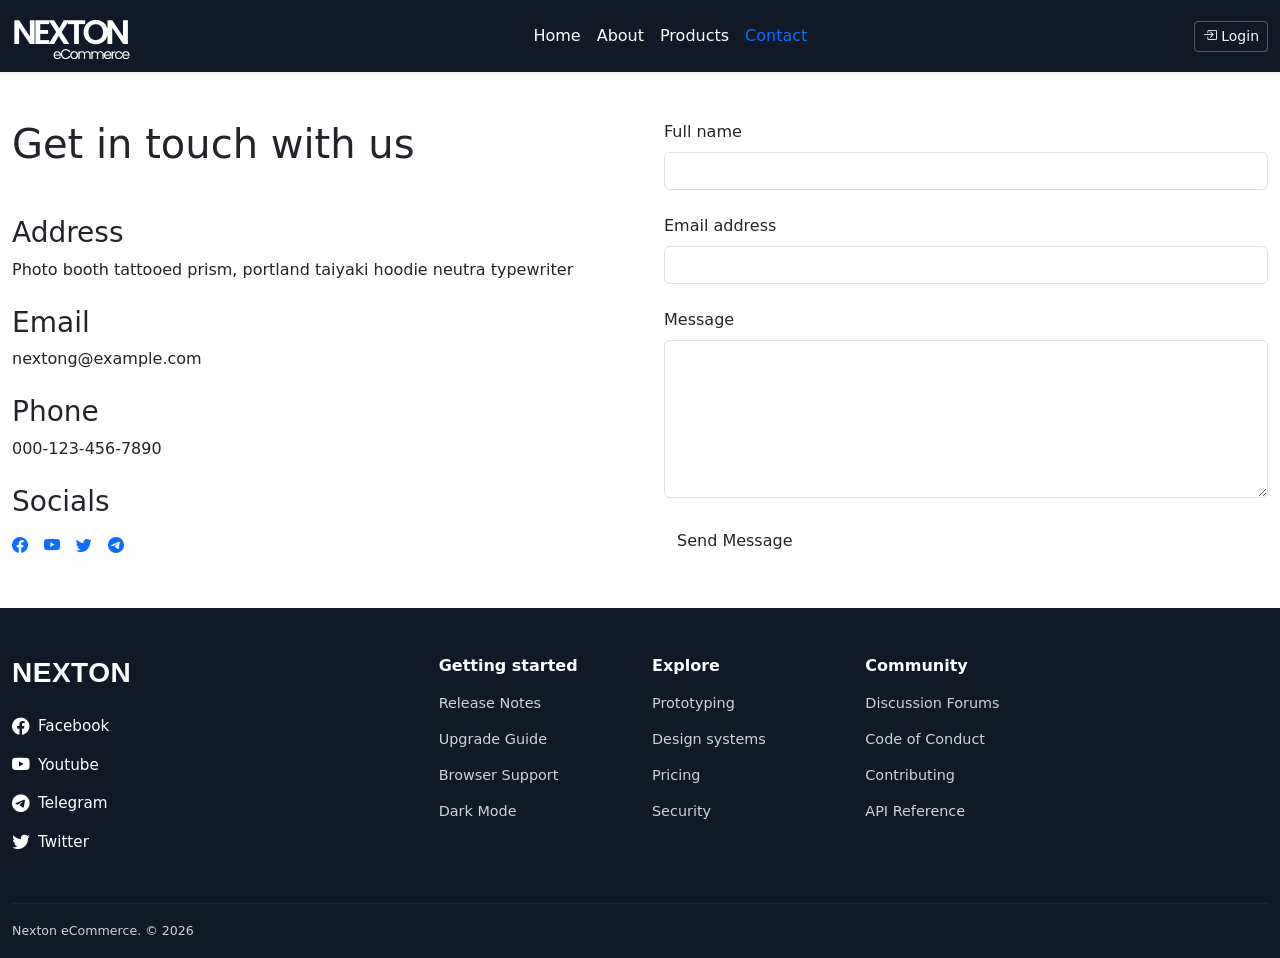
<file: contact.html>
<!DOCTYPE html>
<html lang="en">

<head>
    <meta charset="UTF-8">
    <meta name="viewport" content="width=device-width, initial-scale=1.0">
    <title>Contact Us - E-Commerce Store</title>
    <link href="https://cdn.jsdelivr.net/npm/bootstrap@5.3.3/dist/css/bootstrap.min.css" rel="stylesheet"
        integrity="sha384-QWTKZyjpPEjISv5WaRU9OFeRpok6YctnYmDr5pNlyT2bRjXh0JMhjY6hW+ALEwIH" crossorigin="anonymous">
    <link rel="stylesheet" href="https://cdn.jsdelivr.net/npm/bootstrap-icons@1.11.3/font/bootstrap-icons.min.css">
    <link rel="stylesheet" href="style.css">
</head>

<body>
        <nav class="navbar navbar-expand-lg navbar-light  shadow-sm">
        <div class="container">
            <a class="navbar-brand fw-bold" href="index.html">
                <img src="src/logo.png" alt="logo">
            </a>

            <button class="navbar-toggler" type="button" data-bs-toggle="collapse" data-bs-target="#navbarNav"
                aria-controls="navbarNav" aria-expanded="false" aria-label="Toggle navigation">
                <span class="navbar-toggler-icon"></span>
            </button>

            <!-- Navbar content -->
            <div class="collapse navbar-collapse" id="navbarNav">
                <ul class="navbar-nav  m-auto mb-2 mb-lg-0">
                    <li class="nav-item">
                        <a class="nav-link "  href="index.html">Home</a>
                    </li>
                    <li class="nav-item">
                        <a class="nav-link" href="about.html">About</a>
                    </li>
                    <li class="nav-item">
                        <a class="nav-link" href="shop.html">Products</a>
                    </li>
                    <li class="nav-item">
                        <a class="nav-link active" aria-current="page" href="contact.html">Contact</a>
                    </li>
                </ul>

              

                <!-- Right side icons -->
                <div class="d-flex align-items-center gap-3">
                    <!-- Shopping Cart Icon (only for customers) -->
                    <a href="cart.html" class="text-decoration-none position-relative text-white" id="cartLink" title="Shopping Cart" style="display: none;">
                        <i class="bi bi-cart3 fs-4"></i>
                        <span id="cart-count" class="position-absolute top-0 start-100 translate-middle badge rounded-pill bg-danger">0</span>
                    </a>
                    <!-- Wishlist Icon -->
                    <a href="wishlist.html" class="text-decoration-none position-relative text-white" id="wishlistLink" title="Wishlist" style="display: none;">
                        <i class="bi bi-heart fs-4"></i>
                        <span id="wishlist-count" class="position-absolute top-0 start-100 translate-middle badge rounded-pill bg-danger">0</span>
                    </a>

                    <!-- User Info (when logged in) -->
                    <span id="userInfo" class="text-white me-2" style="display: none; font-size: 0.9rem;"></span>

                    <!-- Login Link (when not logged in) -->
                    <a href="login.html" class="btn btn-outline-light btn-sm" id="loginLink" style="display: none;">
                        <i class="bi bi-box-arrow-in-right"></i> Login
                    </a>

                    <!-- Profile/Logout Icon (when logged in) -->
                    <div class="dropdown" id="profileDropdownContainer" style="display: none;">
                        <a class="text-decoration-none text-white" href="#" role="button" id="profileDropdown"
                            data-bs-toggle="dropdown" aria-expanded="false" title="Profile">
                            <i class="bi bi-person-circle fs-4"></i>
                        </a>
                        <ul class="dropdown-menu dropdown-menu-end" aria-labelledby="profileDropdown">
                            <li><span class="dropdown-item-text"><small id="userInfoDropdown"></small></span></li>
                            <li><hr class="dropdown-divider"></li>
                            <li id="adminDashboardLink" style="display: none;"><a class="dropdown-item" href="admin-dashboard.html"><i class="bi bi-speedometer2"></i> Admin Dashboard</a></li>
                            <li id="trackOrderLink" style="display: none;"><a class="dropdown-item" href="track.html"><i class="bi bi-truck"></i> Track Orders</a></li>
                            <li><a class="dropdown-item" href="#"><i class="bi bi-person"></i> Profile</a></li>
                            <li><a class="dropdown-item" href="#"><i class="bi bi-gear"></i> Settings</a></li>
                            <li><hr class="dropdown-divider"></li>
                            <li><a class="dropdown-item text-danger" href="#" id="logoutLink"><i class="bi bi-box-arrow-right"></i> Logout</a></li>
                        </ul>
                    </div>
                </div>
            </div>
        </div>
    </nav>
    <!-- Contact Section -->
    <section class="contact-section py-5">
        <div class="container">
            <div class="row g-5">
                <!-- Left Column - Contact Information -->
                <div class="col-lg-6">
                    <h1 class="contact-heading mb-5">Get in touch with us</h1>
                    
                    <div class="contact-info-item mb-4">
                        <h3 class="contact-info-heading mb-2">Address</h3>
                        <p class="contact-info-text">Photo booth tattooed prism, portland taiyaki hoodie neutra typewriter</p>
                    </div>

                    <div class="contact-info-item mb-4">
                        <h3 class="contact-info-heading mb-2">Email</h3>
                        <p class="contact-info-text">nextong@example.com</p>
                    </div>

                    <div class="contact-info-item mb-4">
                        <h3 class="contact-info-heading mb-2">Phone</h3>
                        <p class="contact-info-text">000-123-456-7890</p>
                    </div>

                    <div class="contact-info-item">
                        <h3 class="contact-info-heading mb-3">Socials</h3>
                        <div class="social-icons d-flex gap-3">
                            <a href="#" class="social-icon social-icon-facebook">
                                <i class="bi bi-facebook"></i>
                            </a>
                            <a href="#" class="social-icon social-icon-youtube">
                                <i class="bi bi-youtube"></i>
                            </a>
                            <a href="#" class="social-icon social-icon-twitter">
                                <i class="bi bi-twitter"></i>
                            </a>
                            <a href="#" class="social-icon social-icon-telegram">
                                <i class="bi bi-telegram"></i>
                            </a>
                        </div>
                    </div>
                </div>

                <!-- Right Column - Contact Form -->
                <div class="col-lg-6">
                    <form class="contact-form">
                        <div class="mb-4">
                            <label for="fullName" class="form-label contact-label">Full name</label>
                            <input type="text" class="form-control contact-input" id="fullName" placeholder="">
                        </div>

                        <div class="mb-4">
                            <label for="email" class="form-label contact-label">Email address</label>
                            <input type="email" class="form-control contact-input" id="email" placeholder="">
                        </div>

                        <div class="mb-4">
                            <label for="message" class="form-label contact-label">Message</label>
                            <textarea class="form-control contact-textarea" id="message" rows="6" placeholder=""></textarea>
                        </div>

                        <button type="submit" class="btn btn-contact-submit">Send Message</button>
                    </form>
                </div>
            </div>
        </div>
    </section>

    <footer class="footer">
        <div class="container">
            <div class="row py-5">
                <div class="col-lg-4 col-md-6 mb-4 mb-lg-0">
                    <h3 class="footer-brand mb-4">NEXTON</h3>
                    <div class="social-links">
                        <a href="#" class="social-link">
                            <i class="bi bi-facebook"></i> Facebook
                        </a>
                        <a href="#" class="social-link">
                            <i class="bi bi-youtube"></i> Youtube
                        </a>
                        <a href="#" class="social-link">
                            <i class="bi bi-telegram"></i> Telegram
                        </a>
                        <a href="#" class="social-link">
                            <i class="bi bi-twitter"></i> Twitter
                        </a>
                    </div>
                </div>

                <div class="col-lg-2 col-md-6 mb-4 mb-lg-0">
                    <h5 class="footer-heading mb-3">Getting started</h5>
                    <ul class="footer-links">
                        <li><a href="#">Release Notes</a></li>
                        <li><a href="#">Upgrade Guide</a></li>
                        <li><a href="#">Browser Support</a></li>
                        <li><a href="#">Dark Mode</a></li>
                    </ul>
                </div>

                <div class="col-lg-2 col-md-6 mb-4 mb-lg-0">
                    <h5 class="footer-heading mb-3">Explore</h5>
                    <ul class="footer-links">
                        <li><a href="#">Prototyping</a></li>
                        <li><a href="#">Design systems</a></li>
                        <li><a href="#">Pricing</a></li>
                        <li><a href="#">Security</a></li>
                    </ul>
                </div>

                <div class="col-lg-2 col-md-6 mb-4 mb-lg-0">
                    <h5 class="footer-heading mb-3">Community</h5>
                    <ul class="footer-links">
                        <li><a href="#">Discussion Forums</a></li>
                        <li><a href="#">Code of Conduct</a></li>
                        <li><a href="#">Contributing</a></li>
                        <li><a href="#">API Reference</a></li>
                    </ul>
                </div>
            </div>

            <hr class="footer-divider">
            <div class="row py-3">
                <div class="col-md-6 mb-3 mb-md-0">
                    <p class="footer-copyright"><small>Nexton eCommerce. © 2026</small> </p>
                </div>
              
            </div>
        </div>
    </footer>

    <script src="https://cdn.jsdelivr.net/npm/bootstrap@5.3.3/dist/js/bootstrap.bundle.min.js" integrity="sha384-YvpcrYf0tY3lHB60NNkmXc5s9fDVZLESaAA55NDzOxhy9GkcIdslK1eN7N6jIeHz" crossorigin="anonymous"></script>
    <script src="auth.js"></script>
    <script>
        // Update navigation on page load
        document.addEventListener('DOMContentLoaded', function() {
            updateNavigation();
            
            // Logout functionality
            const logoutLink = document.getElementById('logoutLink');
            if (logoutLink) {
                logoutLink.addEventListener('click', function(e) {
                    e.preventDefault();
                    logoutUser();
                    updateNavigation();
                    showMessage('Logged out successfully', 'success');
                    setTimeout(() => {
                        window.location.href = './login.html';
                    }, 1000);
                });
            }
        });
    </script>
</body>

</html>
</file>
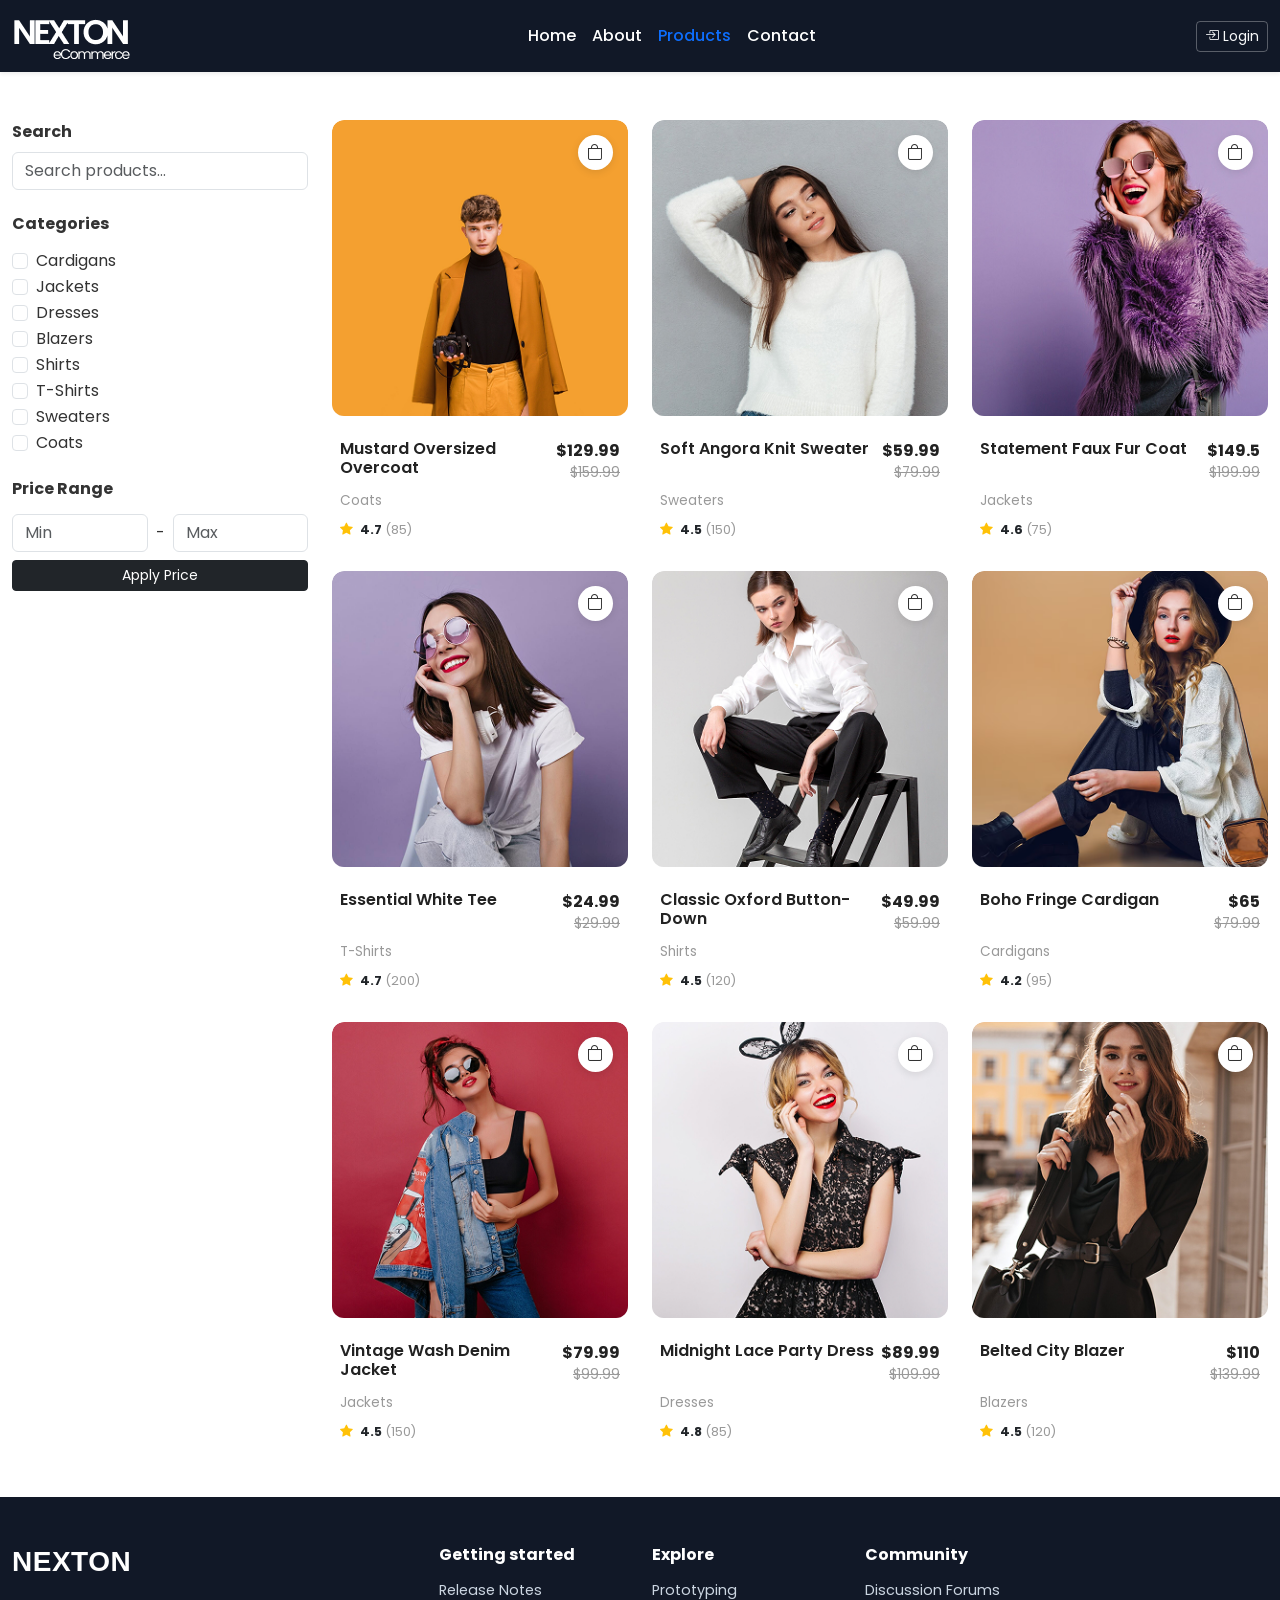
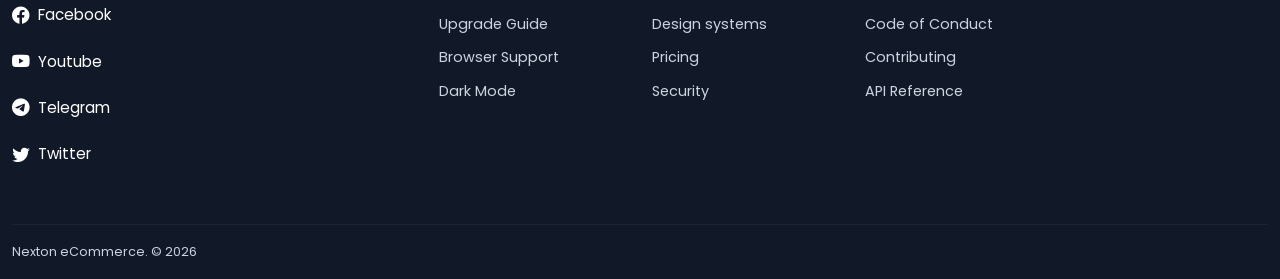
<file: shop.html>
<!DOCTYPE html>
<html lang="en">
<head>
    <meta charset="UTF-8">
    <meta name="viewport" content="width=device-width, initial-scale=1.0">
    <title>NEXTON | Shop Page</title>
    <link href="https://cdn.jsdelivr.net/npm/bootstrap@5.3.0/dist/css/bootstrap.min.css" rel="stylesheet">
    <link href="https://fonts.googleapis.com/css2?family=Poppins:wght@300;400;500;600;700&display=swap" rel="stylesheet">
    <link rel="stylesheet" href="https://cdn.jsdelivr.net/npm/bootstrap-icons@1.10.5/font/bootstrap-icons.css">
    <link rel="stylesheet" href="style.css">
    <style>
        
        body {
            font-family: 'Poppins', sans-serif;
            background-color: #fff;
            color: #333;
        }

        

        /* --- Sidebar Filters --- */
        .filter-section h6 {
            font-weight: 600;
            margin-bottom: 1rem;
        }

        .custom-checkbox .form-check-input {
            border-radius: 4px;
        }

        .custom-checkbox .form-check-label {
            color: var(--text-gray);
            font-size: 0.95rem;
            cursor: pointer;
        }

        .price-input {
            font-size: 0.85rem;
            text-align: center;
        }

        /* --- Range Slider Simulation --- */
        .range-slider-track {
            height: 4px;
            background: #dee2e6;
            border-radius: 2px;
            position: relative;
            margin: 20px 0;
        }
        .range-slider-fill {
            height: 100%;
            background: var(--brand-blue);
            width: 60%; /* Simulated active range */
            margin-left: 20%;
            position: absolute;
        }
        .range-thumb {
            width: 16px;
            height: 16px;
            background: var(--brand-blue);
            border-radius: 50%;
            position: absolute;
            top: -6px;
            border: 2px solid #fff;
            box-shadow: 0 1px 3px rgba(0,0,0,0.3);
        }

        /* --- Product Card Identity --- */
        .product-card {
            border: none;
            transition: transform 0.2s;
        }
        
        .product-card:hover {
            transform: translateY(-5px);
        }

        .product-img-container {
            position: relative;
            background-color: #f4f4f4; /* Light gray bg behind image */
            border-radius: 12px;
            overflow: hidden;
            padding-top: 100%; /* Square Aspect Ratio */
            margin-bottom: 15px;
        }

        .product-img {
            position: absolute;
            top: 0;
            left: 0;
            width: 100%;
            height: 100%;
            object-fit: cover; /* Ensures image fills square */
        }

        .btn-wishlist {
            position: absolute;
            top: 15px;
            right: 15px;
            width: 35px;
            height: 35px;
            border-radius: 50%;
            background: white;
            display: flex;
            align-items: center;
            justify-content: center;
            box-shadow: 0 2px 8px rgba(0,0,0,0.1);
            color: #333;
            text-decoration: none;
            transition: background 0.2s;
        }
        
        .btn-wishlist:hover {
            background-color: var(--brand-dark);
            color: white;
        }

        .product-title {
            font-weight: 600;
            font-size: 1rem;
            margin-bottom: 2px;
            color: #222;
        }

        .product-cat {
            font-size: 0.85rem;
            color: #999;
        }

        .product-price {
            font-weight: 700;
            color: #222;
        }
        
        .product-price-old {
            text-decoration: line-through;
            color: #999;
            font-size: 0.85rem;
            display: block;
        }

        .rating-stars {
            color: #ffc107;
            font-size: 0.8rem;
        }
        
        .rating-count {
            color: #999;
            font-size: 0.8rem;
        }

        /* --- Footer --- */
        footer {
            background-color: var(--brand-dark);
            color: #ccc;
            font-size: 0.9rem;
        }
        footer h6 {
            color: #fff;
            font-weight: 600;
            margin-bottom: 1.2rem;
        }
        footer a {
            color: #ccc;
            text-decoration: none;
            display: block;
            margin-bottom: 0.5rem;
        }
        footer a:hover {
            color: #fff;
        }

        /* --- Responsive Tweaks --- */
        @media (max-width: 991px) {
            /* Hide Sidebar on Mobile/Tablet initially */
            .sidebar-col {
                display: none; 
            }
            .sidebar-col.show {
                display: block;
            }
        }
    </style>
</head>
<body>

    <nav class="navbar navbar-expand-lg navbar-light  shadow-sm">
        <div class="container">
            <a class="navbar-brand fw-bold" href="index.html">
                <img src="src/logo.png" alt="logo">
            </a>

            <button class="navbar-toggler" type="button" data-bs-toggle="collapse" data-bs-target="#navbarNav"
                aria-controls="navbarNav" aria-expanded="false" aria-label="Toggle navigation">
                <span class="navbar-toggler-icon"></span>
            </button>

            <!-- Navbar content -->
            <div class="collapse navbar-collapse" id="navbarNav">
                <ul class="navbar-nav  m-auto mb-2 mb-lg-0">
                    <li class="nav-item">
                        <a class="nav-link "  href="index.html">Home</a>
                    </li>
                    <li class="nav-item">
                        <a class="nav-link" href="about.html">About</a>
                    </li>
                    <li class="nav-item">
                        <a class="nav-link active" aria-current="page"  href="shop.html">Products</a>
                    </li>
                    <li class="nav-item">
                        <a class="nav-link" href="contact.html">Contact</a>
                    </li>
                </ul>

              

                <!-- Right side icons -->
                <div class="d-flex align-items-center gap-3">
                    <!-- Shopping Cart Icon (only for customers) -->
                    <a href="cart.html" class="text-decoration-none position-relative text-white" id="cartLink" title="Shopping Cart" style="display: none;">
                        <i class="bi bi-cart3 fs-4"></i>
                        <span id="cart-count" class="position-absolute top-0 start-100 translate-middle badge rounded-pill bg-danger">0</span>
                    </a>
                    <!-- Wishlist Icon -->
                    <a href="wishlist.html" class="text-decoration-none position-relative text-white" id="wishlistLink" title="Wishlist" style="display: none;">
                        <i class="bi bi-heart fs-4"></i>
                        <span id="wishlist-count" class="position-absolute top-0 start-100 translate-middle badge rounded-pill bg-danger">0</span>
                    </a>

                    <!-- User Info (when logged in) -->
                    <span id="userInfo" class="text-white me-2" style="display: none; font-size: 0.9rem;"></span>

                    <!-- Login Link (when not logged in) -->
                    <a href="login.html" class="btn btn-outline-light btn-sm" id="loginLink" style="display: none;">
                        <i class="bi bi-box-arrow-in-right"></i> Login
                    </a>

                    <!-- Profile/Logout Icon (when logged in) -->
                    <div class="dropdown" id="profileDropdownContainer" style="display: none;">
                        <a class="text-decoration-none text-white" href="#" role="button" id="profileDropdown"
                            data-bs-toggle="dropdown" aria-expanded="false" title="Profile">
                            <i class="bi bi-person-circle fs-4"></i>
                        </a>
                        <ul class="dropdown-menu dropdown-menu-end" aria-labelledby="profileDropdown">
                            <li><span class="dropdown-item-text"><small id="userInfoDropdown"></small></span></li>
                            <li><hr class="dropdown-divider"></li>
                            <li id="adminDashboardLink" style="display: none;"><a class="dropdown-item" href="admin-dashboard.html"><i class="bi bi-speedometer2"></i> Admin Dashboard</a></li>
                            <li id="trackOrderLink" style="display: none;"><a class="dropdown-item" href="track.html"><i class="bi bi-truck"></i> Track Orders</a></li>
                            <li><a class="dropdown-item" href="#"><i class="bi bi-person"></i> Profile</a></li>
                            <li><a class="dropdown-item" href="#"><i class="bi bi-gear"></i> Settings</a></li>
                            <li><hr class="dropdown-divider"></li>
                            <li><a class="dropdown-item text-danger" href="#" id="logoutLink"><i class="bi bi-box-arrow-right"></i> Logout</a></li>
                        </ul>
                    </div>
                </div>
            </div>
        </div>
    </nav>

    <div class="container py-5">
        <div class="row">
             <aside class="col-lg-3">
                <div class="mb-4">
                    <label class="fw-bold mb-2">Search</label>
                    <input type="search" id="searchInput" class="form-control" placeholder="Search products...">
                </div>

                <div class="mb-4">
                    <h6 class="fw-bold mb-3">Categories</h6>
                    <div class="form-check">
                        <input class="form-check-input" type="checkbox" id="cat1" value="Cardigans">
                        <label class="form-check-label" for="cat1">Cardigans</label>
                    </div>
                    <div class="form-check">
                        <input class="form-check-input" type="checkbox" id="cat2" value="Jackets">
                        <label class="form-check-label" for="cat2">Jackets</label>
                    </div>
                    <div class="form-check">
                        <input class="form-check-input" type="checkbox" id="cat3" value="Dresses">
                        <label class="form-check-label" for="cat3">Dresses</label>
                    </div>
                    <div class="form-check">
                        <input class="form-check-input" type="checkbox" id="cat4" value="Blazers">
                        <label class="form-check-label" for="cat4">Blazers</label>
                    </div>
                    <div class="form-check">
                        <input class="form-check-input" type="checkbox" id="cat5" value="Shirts">
                        <label class="form-check-label" for="cat5">Shirts</label>  
                    </div>
                    <div class="form-check">
                        <input class="form-check-input" type="checkbox" id="cat6" value="T-Shirts">
                        <label class="form-check-label" for="cat6">T-Shirts</label>
                    </div>
                    <div class="form-check">
                        <input class="form-check-input" type="checkbox" id="cat7" value="Sweaters">
                        <label class="form-check-label" for="cat7">Sweaters</label>
                    </div>
                    <div class="form-check">
                        <input class="form-check-input" type="checkbox" id="cat8" value="Coats">
                        <label class="form-check-label" for="cat8">Coats</label>
                    </div>
                </div>

                <div class="mb-4">
                    <h6 class="fw-bold mb-3">Price Range</h6>
                    <div class="d-flex align-items-center gap-2">
                        <input type="number" id="minPrice" class="form-control" placeholder="Min" min="0">
                        <span>-</span>
                        <input type="number" id="maxPrice" class="form-control" placeholder="Max" min="0">
                    </div>
                    <button class="btn btn-dark w-100 mt-2 btn-sm" onclick="applyFilters()">Apply Price</button>
                </div>
            </aside>
            <main class="col-lg-9">
                    
                    <div id="product-container" class="row g-4">
                        <!-- Products will be dynamically inserted here -->
                    </div>
            </main>
        </div>
    </div>


    <footer class="footer">
        <div class="container">
            <div class="row py-5">
                <div class="col-lg-4 col-md-6 mb-4 mb-lg-0">
                    <h3 class="footer-brand mb-4">NEXTON</h3>
                    <div class="social-links">
                        <a href="#" class="social-link">
                            <i class="bi bi-facebook"></i> Facebook
                        </a>
                        <a href="#" class="social-link">
                            <i class="bi bi-youtube"></i> Youtube
                        </a>
                        <a href="#" class="social-link">
                            <i class="bi bi-telegram"></i> Telegram
                        </a>
                        <a href="#" class="social-link">
                            <i class="bi bi-twitter"></i> Twitter
                        </a>
                    </div>
                </div>

                <div class="col-lg-2 col-md-6 mb-4 mb-lg-0">
                    <h5 class="footer-heading mb-3">Getting started</h5>
                    <ul class="footer-links">
                        <li><a href="#">Release Notes</a></li>
                        <li><a href="#">Upgrade Guide</a></li>
                        <li><a href="#">Browser Support</a></li>
                        <li><a href="#">Dark Mode</a></li>
                    </ul>
                </div>

                <div class="col-lg-2 col-md-6 mb-4 mb-lg-0">
                    <h5 class="footer-heading mb-3">Explore</h5>
                    <ul class="footer-links">
                        <li><a href="#">Prototyping</a></li>
                        <li><a href="#">Design systems</a></li>
                        <li><a href="#">Pricing</a></li>
                        <li><a href="#">Security</a></li>
                    </ul>
                </div>

                <div class="col-lg-2 col-md-6 mb-4 mb-lg-0">
                    <h5 class="footer-heading mb-3">Community</h5>
                    <ul class="footer-links">
                        <li><a href="#">Discussion Forums</a></li>
                        <li><a href="#">Code of Conduct</a></li>
                        <li><a href="#">Contributing</a></li>
                        <li><a href="#">API Reference</a></li>
                    </ul>
                </div>
            </div>

            <hr class="footer-divider">
            <div class="row py-3">
                <div class="col-md-6 mb-3 mb-md-0">
                    <p class="footer-copyright"><small>Nexton eCommerce. © 2026</small> </p>
                </div>
              
            </div>
        </div>
    </footer>

    <script src="https://cdn.jsdelivr.net/npm/bootstrap@5.3.3/dist/js/bootstrap.bundle.min.js" integrity="sha384-YvpcrYf0tY3lHB60NNkmXc5s9fDVZLESaAA55NDzOxhy9GkcIdslK1eN7N6jIeHz" crossorigin="anonymous"></script>
    <script src="auth.js"></script>
    <script src="products.js"></script>
    <script src="shop.js"></script>
    <script>
        // Update navigation on page load
        document.addEventListener('DOMContentLoaded', function() {
            updateNavigation();
            
            // Logout functionality
            const logoutLink = document.getElementById('logoutLink');
            if (logoutLink) {
                logoutLink.addEventListener('click', function(e) {
                    e.preventDefault();
                    logoutUser();
                    updateNavigation();
                    showMessage('Logged out successfully', 'success');
                    setTimeout(() => {
                        window.location.href = './login.html';
                    }, 1000);
                });
            }
        });
    </script>
</body>
</html>
</file>
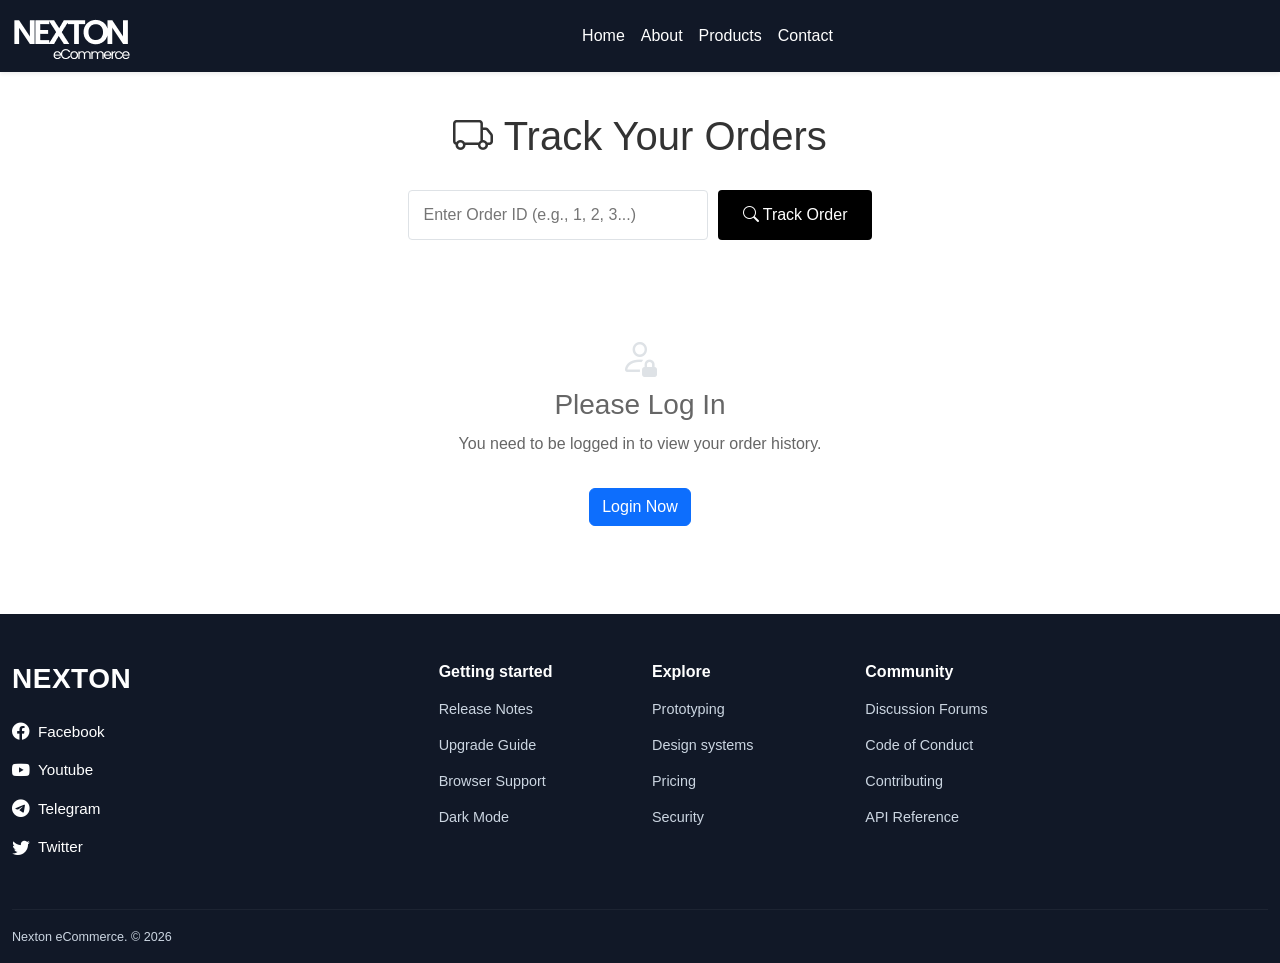
<file: track.html>
<!DOCTYPE html>
<html lang="en">
<head>
    <meta charset="UTF-8">
    <meta name="viewport" content="width=device-width, initial-scale=1.0">
    <link href="https://cdn.jsdelivr.net/npm/bootstrap@5.3.3/dist/css/bootstrap.min.css" rel="stylesheet" integrity="sha384-QWTKZyjpPEjISv5WaRU9OFeRpok6YctnYmDr5pNlyT2bRjXh0JMhjY6hW+ALEwIH" crossorigin="anonymous">
    <link rel="stylesheet" href="https://cdn.jsdelivr.net/npm/bootstrap-icons@1.11.3/font/bootstrap-icons.min.css">
    <link rel="stylesheet" href="style.css">
    <link rel="stylesheet" href="track.css">
    <title>NEXTON - Track Order</title>
</head>
<body>

        <nav class="navbar navbar-expand-lg navbar-light  shadow-sm">
        <div class="container">
            <a class="navbar-brand fw-bold" href="index.html">
                <img src="src/logo.png" alt="logo">
            </a>

            <button class="navbar-toggler" type="button" data-bs-toggle="collapse" data-bs-target="#navbarNav"
                aria-controls="navbarNav" aria-expanded="false" aria-label="Toggle navigation">
                <span class="navbar-toggler-icon"></span>
            </button>

            <!-- Navbar content -->
            <div class="collapse navbar-collapse" id="navbarNav">
                <ul class="navbar-nav  m-auto mb-2 mb-lg-0">
                    <li class="nav-item">
                        <a class="nav-link "  href="index.html">Home</a>
                    </li>
                    <li class="nav-item">
                        <a class="nav-link" href="about.html">About</a>
                    </li>
                    <li class="nav-item">
                        <a class="nav-link" href="shop.html">Products</a>
                    </li>
                    <li class="nav-item">
                        <a class="nav-link" href="contact.html">Contact</a>
                    </li>
                </ul>

              

                <!-- Right side icons -->
                <div class="d-flex align-items-center gap-3">
                    <!-- Shopping Cart Icon (only for customers) -->
                    <a href="cart.html" class="text-decoration-none position-relative text-white" id="cartLink" title="Shopping Cart" style="display: none;">
                        <i class="bi bi-cart3 fs-4"></i>
                        <span id="cart-count" class="position-absolute top-0 start-100 translate-middle badge rounded-pill bg-danger">0</span>
                    </a>
                    <!-- Wishlist Icon -->
                    <a href="wishlist.html" class="text-decoration-none position-relative text-white" id="wishlistLink" title="Wishlist" style="display: none;">
                        <i class="bi bi-heart fs-4"></i>
                        <span id="wishlist-count" class="position-absolute top-0 start-100 translate-middle badge rounded-pill bg-danger">0</span>
                    </a>

                    <!-- User Info (when logged in) -->
                    <span id="userInfo" class="text-white me-2" style="display: none; font-size: 0.9rem;"></span>

                    <!-- Login Link (when not logged in) -->
                    <a href="login.html" class="btn btn-outline-light btn-sm" id="loginLink" style="display: none;">
                        <i class="bi bi-box-arrow-in-right"></i> Login
                    </a>

                    <!-- Profile/Logout Icon (when logged in) -->
                    <div class="dropdown" id="profileDropdownContainer" style="display: none;">
                        <a class="text-decoration-none text-white" href="#" role="button" id="profileDropdown"
                            data-bs-toggle="dropdown" aria-expanded="false" title="Profile">
                            <i class="bi bi-person-circle fs-4"></i>
                        </a>
                        <ul class="dropdown-menu dropdown-menu-end" aria-labelledby="profileDropdown">
                            <li><span class="dropdown-item-text"><small id="userInfoDropdown"></small></span></li>
                            <li><hr class="dropdown-divider"></li>
                            <li id="adminDashboardLink" style="display: none;"><a class="dropdown-item" href="admin-dashboard.html"><i class="bi bi-speedometer2"></i> Admin Dashboard</a></li>
                            <li id="trackOrderLink" style="display: none;"><a class="dropdown-item" href="track.html"><i class="bi bi-truck"></i> Track Orders</a></li>
                            <li><a class="dropdown-item" href="#"><i class="bi bi-person"></i> Profile</a></li>
                            <li><a class="dropdown-item" href="#"><i class="bi bi-gear"></i> Settings</a></li>
                            <li><hr class="dropdown-divider"></li>
                            <li><a class="dropdown-item text-danger" href="#" id="logoutLink"><i class="bi bi-box-arrow-right"></i> Logout</a></li>
                        </ul>
                    </div>
                </div>
            </div>
        </div>
    </nav>

<main>
    <h1><i class="bi bi-truck"></i> Track Your Orders</h1>
    
    <!-- Search by Order ID -->
    <div class="tracking-form">
        <input type="number" id="orderIdInput" placeholder="Enter Order ID (e.g., 1, 2, 3...)" min="1">
        <button onclick="trackOrderById()"><i class="bi bi-search"></i> Track Order</button>
    </div>

    <!-- Orders List -->
    <div id="ordersContainer">
        <div class="empty-state">
            <i class="bi bi-inbox"></i>
            <h3>No orders found</h3>
            <p>You haven't placed any orders yet, or you need to log in to view your orders.</p>
        </div>
    </div>
</main>

    <footer class="footer">
        <div class="container">
            <div class="row py-5">
                <div class="col-lg-4 col-md-6 mb-4 mb-lg-0">
                    <h3 class="footer-brand mb-4">NEXTON</h3>
                    <div class="social-links">
                        <a href="#" class="social-link">
                            <i class="bi bi-facebook"></i> Facebook
                        </a>
                        <a href="#" class="social-link">
                            <i class="bi bi-youtube"></i> Youtube
                        </a>
                        <a href="#" class="social-link">
                            <i class="bi bi-telegram"></i> Telegram
                        </a>
                        <a href="#" class="social-link">
                            <i class="bi bi-twitter"></i> Twitter
                        </a>
                    </div>
                </div>

                <div class="col-lg-2 col-md-6 mb-4 mb-lg-0">
                    <h5 class="footer-heading mb-3">Getting started</h5>
                    <ul class="footer-links">
                        <li><a href="#">Release Notes</a></li>
                        <li><a href="#">Upgrade Guide</a></li>
                        <li><a href="#">Browser Support</a></li>
                        <li><a href="#">Dark Mode</a></li>
                    </ul>
                </div>

                <div class="col-lg-2 col-md-6 mb-4 mb-lg-0">
                    <h5 class="footer-heading mb-3">Explore</h5>
                    <ul class="footer-links">
                        <li><a href="#">Prototyping</a></li>
                        <li><a href="#">Design systems</a></li>
                        <li><a href="#">Pricing</a></li>
                        <li><a href="#">Security</a></li>
                    </ul>
                </div>

                <div class="col-lg-2 col-md-6 mb-4 mb-lg-0">
                    <h5 class="footer-heading mb-3">Community</h5>
                    <ul class="footer-links">
                        <li><a href="#">Discussion Forums</a></li>
                        <li><a href="#">Code of Conduct</a></li>
                        <li><a href="#">Contributing</a></li>
                        <li><a href="#">API Reference</a></li>
                    </ul>
                </div>
            </div>

            <hr class="footer-divider">
            <div class="row py-3">
                <div class="col-md-6 mb-3 mb-md-0">
                    <p class="footer-copyright"><small>Nexton eCommerce. © 2026</small> </p>
                </div>
              
            </div>
        </div>
    </footer>

    <script src="https://cdn.jsdelivr.net/npm/bootstrap@5.3.3/dist/js/bootstrap.bundle.min.js" integrity="sha384-YvpcrYf0tY3lHB60NNkmXc5s9fDVZLESaAA55NDzOxhy9GkcIdslK1eN7N6jIeHz" crossorigin="anonymous"></script>
    <script src="auth.js"></script>
    <script src="orders.js"></script>
    <script src="track.js"></script>
</body>
</html>
</file>
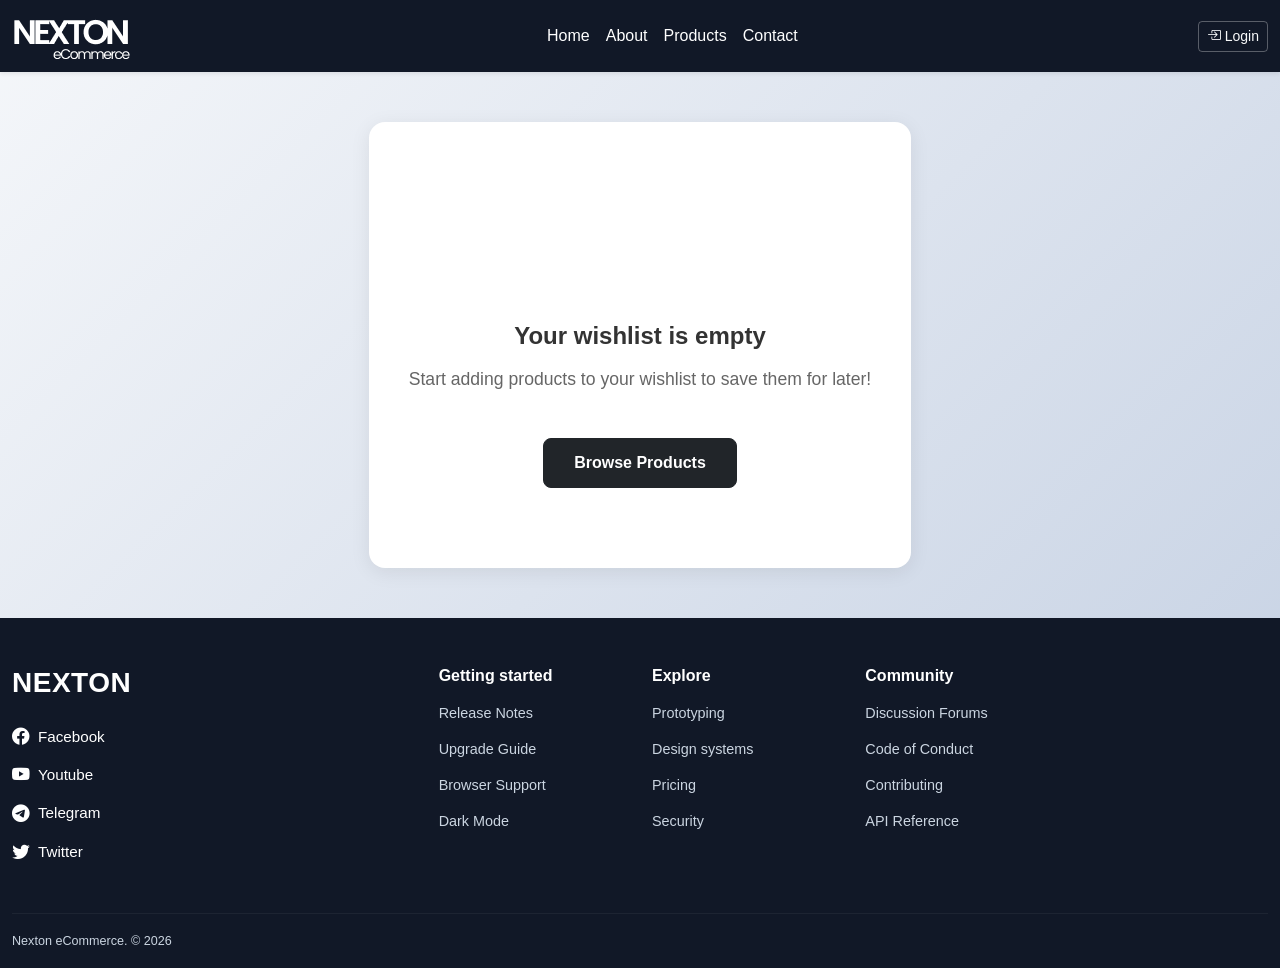
<file: wishlist.html>
<!DOCTYPE html>
<html lang="en">
<head>
    <meta charset="UTF-8">
    <meta name="viewport" content="width=device-width, initial-scale=1.0">
    <title>NEXTON - My Wishlist</title>
    <link href="https://cdn.jsdelivr.net/npm/bootstrap@5.3.3/dist/css/bootstrap.min.css" rel="stylesheet" integrity="sha384-QWTKZyjpPEjISv5WaRU9OFeRpok6YctnYmDr5pNlyT2bRjXh0JMhjY6hW+ALEwIH" crossorigin="anonymous">
    <link rel="stylesheet" href="https://cdn.jsdelivr.net/npm/bootstrap-icons@1.11.3/font/bootstrap-icons.min.css">
    <link rel="stylesheet" href="style.css">
    <style>
        :root {
            --primary-color: #000;
            --secondary-color: #fff;
            --accent-color: #007bff;
            --text-color: #333;
            --light-gray: #f8f9fa;
            --border-color: #dee2e6;
            --danger-color: #dc3545;
            --success-color: #28a745;
            --warning-color: #ffc107;
        }

        body {
            font-family: 'Segoe UI', Tahoma, Geneva, Verdana, sans-serif;
            margin: 0;
            color: var(--text-color);
            background: linear-gradient(135deg, #f5f7fa 0%, #c3cfe2 100%);
            min-height: 100vh;
        }

        /* Main Content */
        main { 
            padding: 50px 20px; 
            max-width: 1400px; 
            margin: 0 auto; 
        }

        /* Page Header */
        .page-header {
            background: var(--secondary-color);
            border-radius: 16px;
            padding: 30px 40px;
            margin-bottom: 40px;
            box-shadow: 0 4px 20px rgba(0,0,0,0.08);
            display: flex;
            justify-content: space-between;
            align-items: center;
            flex-wrap: wrap;
            gap: 20px;
        }
        .page-header h1 {
            margin: 0;
            font-weight: 700;
            color: var(--primary-color);
            font-size: 2rem;
            display: flex;
            align-items: center;
            gap: 15px;
        }
        .page-header h1 i {
            color: var(--danger-color);
            animation: heartbeat 1.5s ease-in-out infinite;
        }
        @keyframes heartbeat {
            0%, 100% { transform: scale(1); }
            50% { transform: scale(1.1); }
        }
        .page-header-info {
            display: flex;
            align-items: center;
            gap: 20px;
            flex-wrap: wrap;
        }
        .wishlist-count {
            background: linear-gradient(135deg, #667eea 0%, #764ba2 100%);
            color: white;
            padding: 10px 20px;
            border-radius: 25px;
            font-weight: 600;
            font-size: 0.95rem;
            box-shadow: 0 4px 15px rgba(102, 126, 234, 0.4);
        }
        .clear-wishlist-btn {
            background: var(--danger-color);
            color: white;
            border: none;
            padding: 10px 20px;
            border-radius: 8px;
            font-weight: 600;
            cursor: pointer;
            transition: all 0.3s;
            display: flex;
            align-items: center;
            gap: 8px;
        }
        .clear-wishlist-btn:hover {
            background: #c82333;
            transform: translateY(-2px);
            box-shadow: 0 4px 12px rgba(220, 53, 69, 0.4);
        }

        /* Empty Wishlist */
        .empty-wishlist {
            text-align: center;
            padding: 80px 40px;
            background: var(--secondary-color);
            border-radius: 16px;
            box-shadow: 0 4px 20px rgba(0,0,0,0.08);
            animation: fadeIn 0.5s ease-in;
        }
        @keyframes fadeIn {
            from { opacity: 0; transform: translateY(20px); }
            to { opacity: 1; transform: translateY(0); }
        }
        .empty-wishlist i {
            font-size: 5rem;
            color: var(--border-color);
            margin-bottom: 25px;
            opacity: 0.6;
        }
        .empty-wishlist h3 {
            margin-bottom: 15px;
            color: var(--text-color);
            font-size: 1.5rem;
            font-weight: 600;
        }
        .empty-wishlist p {
            color: #666;
            font-size: 1.1rem;
            margin-bottom: 30px;
        }
        .empty-wishlist .btn {
            padding: 12px 30px;
            font-weight: 600;
            border-radius: 8px;
            transition: all 0.3s;
        }
        .empty-wishlist .btn:hover {
            transform: translateY(-2px);
            box-shadow: 0 4px 12px rgba(0,0,0,0.2);
        }

        /* Wishlist Grid */
        .wishlist-grid {
            display: grid;
            grid-template-columns: repeat(3, 1fr);
            gap: 30px;
            margin-bottom: 40px;
            animation: fadeIn 0.6s ease-in;
        }

        /* Wishlist Item Card */
        .wishlist-item {
            background: var(--secondary-color);
            border-radius: 16px;
            padding: 0;
            box-shadow: 0 4px 20px rgba(0,0,0,0.08);
            transition: all 0.3s cubic-bezier(0.4, 0, 0.2, 1);
            position: relative;
            overflow: hidden;
            border: 1px solid rgba(0,0,0,0.05);
            display: flex;
            flex-direction: column;
            height: 100%;
        }
        .wishlist-item::before {
            content: '';
            position: absolute;
            top: 0;
            left: 0;
            right: 0;
            height: 4px;
            background: linear-gradient(90deg, #667eea 0%, #764ba2 100%);
            transform: scaleX(0);
            transition: transform 0.3s;
        }
        .wishlist-item:hover::before {
            transform: scaleX(1);
        }
        .wishlist-item:hover {
            transform: translateY(-8px);
            box-shadow: 0 12px 40px rgba(0,0,0,0.15);
        }

        .wishlist-item-image {
            position: relative;
            margin-bottom: 0;
            overflow: hidden;
        }
        .wishlist-item-image img {
            width: 100%;
            height: 300px;
            object-fit: cover;
            transition: transform 0.5s ease;
        }
        .wishlist-item:hover .wishlist-item-image img {
            transform: scale(1.1);
        }
        .wishlist-item-actions {
            position: absolute;
            top: 15px;
            right: 15px;
            display: flex;
            flex-direction: column;
            gap: 10px;
            opacity: 0;
            transform: translateX(10px);
            transition: all 0.3s;
        }
        .wishlist-item:hover .wishlist-item-actions {
            opacity: 1;
            transform: translateX(0);
        }
        .wishlist-action-btn {
            width: 42px;
            height: 42px;
            border-radius: 50%;
            border: none;
            display: flex;
            align-items: center;
            justify-content: center;
            cursor: pointer;
            transition: all 0.3s;
            box-shadow: 0 4px 12px rgba(0,0,0,0.2);
            font-size: 1.1rem;
            backdrop-filter: blur(10px);
        }
        .wishlist-action-btn.remove-btn {
            background: rgba(220, 53, 69, 0.95);
            color: white;
        }
        .wishlist-action-btn.remove-btn:hover {
            background: var(--danger-color);
            transform: scale(1.15) rotate(90deg);
        }
        .wishlist-action-btn.cart-btn {
            background: rgba(0, 0, 0, 0.85);
            color: white;
        }
        .wishlist-action-btn.cart-btn:hover {
            background: var(--primary-color);
            transform: scale(1.15);
        }
        .wishlist-action-btn:disabled {
            opacity: 0.4;
            cursor: not-allowed;
            transform: none !important;
        }

        .wishlist-item-info {
            padding: 20px;
            display: flex;
            flex-direction: column;
            /* height: 100%; */
        }
        .wishlist-item-info h3 {
            font-size: 1.2rem;
            font-weight: 600;
            margin-bottom: 8px;
            color: var(--primary-color);
            line-height: 1.4;
            min-height: 3.2em;
            display: -webkit-box;
            -webkit-line-clamp: 2;
            line-clamp: 2;
            -webkit-box-orient: vertical;
            overflow: hidden;
        }
        .wishlist-item-info h3 a {
            color: inherit;
            text-decoration: none;
            transition: color 0.3s;
        }
        .wishlist-item-info h3 a:hover {
            color: var(--accent-color);
        }
        .wishlist-item-category {
            font-size: 0.85rem;
            color: #888;
            margin-bottom: 12px;
            text-transform: uppercase;
            letter-spacing: 0.5px;
            font-weight: 500;
        }
        .wishlist-item-price-container {
            display: flex;
            align-items: baseline;
            gap: 10px;
            margin-bottom: 12px;
            flex-wrap: wrap;
            margin-top: auto;
        }
        .wishlist-item-price {
            font-size: 1.6rem;
            font-weight: 700;
            color: var(--primary-color);
        }
        .wishlist-item-price-old {
            font-size: 1rem;
            color: #999;
            text-decoration: line-through;
        }
        .wishlist-item-stock {
            font-size: 0.9rem;
            margin-top: 8px;
            padding: 6px 12px;
            border-radius: 6px;
            display: inline-flex;
            align-items: center;
            gap: 6px;
            font-weight: 500;
            width: fit-content;
        }
        .stock-available {
            background: rgba(40, 167, 69, 0.1);
            color: var(--success-color);
        }
        .stock-low {
            background: rgba(255, 193, 7, 0.1);
            color: #d68910;
        }
        .stock-out {
            background: rgba(220, 53, 69, 0.1);
            color: var(--danger-color);
        }
        .wishlist-item-stock i {
            font-size: 1rem;
        }

        /* Discount Badge */
        .discount-badge {
            position: absolute;
            top: 15px;
            left: 15px;
            background: linear-gradient(135deg, #f093fb 0%, #f5576c 100%);
            color: white;
            padding: 6px 12px;
            border-radius: 20px;
            font-size: 0.85rem;
            font-weight: 700;
            box-shadow: 0 4px 12px rgba(245, 87, 108, 0.4);
            z-index: 2;
        }

        /* Responsive */
        @media (max-width: 1200px) {
            .wishlist-grid {
                grid-template-columns: repeat(2, 1fr);
                gap: 25px;
            }
        }
        @media (max-width: 768px) {
            main {
                padding: 30px 15px;
            }
            .page-header {
                padding: 20px;
                flex-direction: column;
                align-items: flex-start;
            }
            .page-header h1 {
                font-size: 1.5rem;
            }
            .wishlist-grid {
                grid-template-columns: repeat(2, 1fr);
                gap: 20px;
            }
            .wishlist-item-image img {
                height: 220px;
            }
            .wishlist-item-actions {
                opacity: 1;
                transform: translateX(0);
            }
        }
        @media (max-width: 576px) {
            .wishlist-grid {
                grid-template-columns: 1fr;
                gap: 20px;
            }
        }
    </style>
</head>
<body>

        <nav class="navbar navbar-expand-lg navbar-light  shadow-sm">
        <div class="container">
            <a class="navbar-brand fw-bold" href="index.html">
                <img src="src/logo.png" alt="logo">
            </a>

            <button class="navbar-toggler" type="button" data-bs-toggle="collapse" data-bs-target="#navbarNav"
                aria-controls="navbarNav" aria-expanded="false" aria-label="Toggle navigation">
                <span class="navbar-toggler-icon"></span>
            </button>

            <!-- Navbar content -->
            <div class="collapse navbar-collapse" id="navbarNav">
                <ul class="navbar-nav  m-auto mb-2 mb-lg-0">
                    <li class="nav-item">
                        <a class="nav-link "  href="index.html">Home</a>
                    </li>
                    <li class="nav-item">
                        <a class="nav-link" href="about.html">About</a>
                    </li>
                    <li class="nav-item">
                        <a class="nav-link" href="shop.html">Products</a>
                    </li>
                    <li class="nav-item">
                        <a class="nav-link" href="contact.html">Contact</a>
                    </li>
                </ul>

              

                <!-- Right side icons -->
                <div class="d-flex align-items-center gap-3">
                    <!-- Shopping Cart Icon (only for customers) -->
                    <a href="cart.html" class="text-decoration-none position-relative text-white" id="cartLink" title="Shopping Cart" style="display: none;">
                        <i class="bi bi-cart3 fs-4"></i>
                        <span id="cart-count" class="position-absolute top-0 start-100 translate-middle badge rounded-pill bg-danger">0</span>
                    </a>
                    <!-- Wishlist Icon -->
                    <a href="wishlist.html" class="text-decoration-none position-relative text-white" id="wishlistLink" title="Wishlist" style="display: none;">
                        <i class="bi bi-heart fs-4"></i>
                        <span id="wishlist-count" class="position-absolute top-0 start-100 translate-middle badge rounded-pill bg-danger">0</span>
                    </a>

                    <!-- User Info (when logged in) -->
                    <span id="userInfo" class="text-white me-2" style="display: none; font-size: 0.9rem;"></span>

                    <!-- Login Link (when not logged in) -->
                    <a href="login.html" class="btn btn-outline-light btn-sm" id="loginLink" style="display: none;">
                        <i class="bi bi-box-arrow-in-right"></i> Login
                    </a>

                    <!-- Profile/Logout Icon (when logged in) -->
                    <div class="dropdown" id="profileDropdownContainer" style="display: none;">
                        <a class="text-decoration-none text-white" href="#" role="button" id="profileDropdown"
                            data-bs-toggle="dropdown" aria-expanded="false" title="Profile">
                            <i class="bi bi-person-circle fs-4"></i>
                        </a>
                        <ul class="dropdown-menu dropdown-menu-end" aria-labelledby="profileDropdown">
                            <li><span class="dropdown-item-text"><small id="userInfoDropdown"></small></span></li>
                            <li><hr class="dropdown-divider"></li>
                            <li id="adminDashboardLink" style="display: none;"><a class="dropdown-item" href="admin-dashboard.html"><i class="bi bi-speedometer2"></i> Admin Dashboard</a></li>
                            <li id="trackOrderLink" style="display: none;"><a class="dropdown-item" href="track.html"><i class="bi bi-truck"></i> Track Orders</a></li>
                            <li><a class="dropdown-item" href="#"><i class="bi bi-person"></i> Profile</a></li>
                            <li><a class="dropdown-item" href="#"><i class="bi bi-gear"></i> Settings</a></li>
                            <li><hr class="dropdown-divider"></li>
                            <li><a class="dropdown-item text-danger" href="#" id="logoutLink"><i class="bi bi-box-arrow-right"></i> Logout</a></li>
                        </ul>
                    </div>
                </div>
            </div>
        </div>
    </nav>

<main>
    <!-- Page Header -->
    <div class="page-header" id="pageHeader" style="display: none;">
        <h1><i class="bi bi-heart-fill"></i> My Wishlist</h1>
        <div class="page-header-info">
            <span class="wishlist-count" id="headerWishlistCount">0 Items</span>
            <button class="clear-wishlist-btn" id="clearWishlistBtn" onclick="clearWishlist()">
                <i class="bi bi-trash"></i> Clear All
            </button>
        </div>
    </div>

    <!-- Wishlist Items -->
    <div id="wishlistContainer">
        <div class="empty-wishlist">
            <i class="bi bi-heart"></i>
            <h3>Your wishlist is empty</h3>
            <p>Start adding products to your wishlist to save them for later!</p>
            <a href="shop.html" class="btn btn-dark mt-3">Browse Products</a>
        </div>
    </div>
</main>

    <footer class="footer">
        <div class="container">
            <div class="row py-5">
                <div class="col-lg-4 col-md-6 mb-4 mb-lg-0">
                    <h3 class="footer-brand mb-4">NEXTON</h3>
                    <div class="social-links">
                        <a href="#" class="social-link">
                            <i class="bi bi-facebook"></i> Facebook
                        </a>
                        <a href="#" class="social-link">
                            <i class="bi bi-youtube"></i> Youtube
                        </a>
                        <a href="#" class="social-link">
                            <i class="bi bi-telegram"></i> Telegram
                        </a>
                        <a href="#" class="social-link">
                            <i class="bi bi-twitter"></i> Twitter
                        </a>
                    </div>
                </div>

                <div class="col-lg-2 col-md-6 mb-4 mb-lg-0">
                    <h5 class="footer-heading mb-3">Getting started</h5>
                    <ul class="footer-links">
                        <li><a href="#">Release Notes</a></li>
                        <li><a href="#">Upgrade Guide</a></li>
                        <li><a href="#">Browser Support</a></li>
                        <li><a href="#">Dark Mode</a></li>
                    </ul>
                </div>

                <div class="col-lg-2 col-md-6 mb-4 mb-lg-0">
                    <h5 class="footer-heading mb-3">Explore</h5>
                    <ul class="footer-links">
                        <li><a href="#">Prototyping</a></li>
                        <li><a href="#">Design systems</a></li>
                        <li><a href="#">Pricing</a></li>
                        <li><a href="#">Security</a></li>
                    </ul>
                </div>

                <div class="col-lg-2 col-md-6 mb-4 mb-lg-0">
                    <h5 class="footer-heading mb-3">Community</h5>
                    <ul class="footer-links">
                        <li><a href="#">Discussion Forums</a></li>
                        <li><a href="#">Code of Conduct</a></li>
                        <li><a href="#">Contributing</a></li>
                        <li><a href="#">API Reference</a></li>
                    </ul>
                </div>
            </div>

            <hr class="footer-divider">
            <div class="row py-3">
                <div class="col-md-6 mb-3 mb-md-0">
                    <p class="footer-copyright"><small>Nexton eCommerce. © 2026</small> </p>
                </div>
            </div>
        </div>
    </footer>

    <script src="https://cdn.jsdelivr.net/npm/bootstrap@5.3.3/dist/js/bootstrap.bundle.min.js" integrity="sha384-YvpcrYf0tY3lHB60NNkmXc5s9fDVZLESaAA55NDzOxhy9GkcIdslK1eN7N6jIeHz" crossorigin="anonymous"></script>
    <script src="auth.js"></script>
    <script src="products.js"></script>
    <script src="wishlist.js"></script>
    <script>
        // Update navigation on page load
        document.addEventListener('DOMContentLoaded', function() {
            updateNavigation();
            
            // Logout functionality
            const logoutLink = document.getElementById('logoutLink');
            if (logoutLink) {
                logoutLink.addEventListener('click', function(e) {
                    e.preventDefault();
                    logoutUser();
                    updateNavigation();
                    showMessage('Logged out successfully', 'success');
                    setTimeout(() => {
                        window.location.href = './login.html';
                    }, 1000);
                });
            }
        });
    </script>
</body>
</html>
</file>
<file: style.css>
.navbar {
    background-color: #111827;
    z-index: 1030;
    width: 100%;
    position: sticky;
    top: 0;
}
.navbar-brand {
    font-size: 1.5rem;
    color: #0d6efd !important;
}

.navbar-brand i {
    margin-right: 0.5rem;
}

.nav-link {
    font-weight: 500;
    transition: color 0.3s ease;
    color: white;
}

.nav-link:hover {
    color: #0d6efd !important;
}

/* Keep active nav links white (don't change to black) */
.nav-link.active {
    color: #0d6efd !important;
}

.badge {
    font-size: 0.7rem;
    padding: 0.25em 0.5em;
}

.dropdown-toggle::after {
    display: none;
}

.bi-cart3,
.bi-person-circle,
.bi-heart {
    color: white !important;
    transition: color 0.3s ease;
}

.bi-cart3:hover,
.bi-person-circle:hover,
.bi-heart:hover {
    color: #0d6efd !important;
    transition: color 0.3s ease;
}

/* Profile dropdown styling */
#profileDropdown {
    color: white !important;
    transition: color 0.3s ease;
    cursor: pointer;
    display: inline-block;
}

#profileDropdown:hover {
    color: #0d6efd !important;
}

#profileDropdownContainer {
    display: inline-block;
}

#profileDropdownContainer[style*="display: none"] {
    display: none !important;
}


.navbar-toggler-icon {
    background-image: url("data:image/svg+xml,%3csvg xmlns='http://www.w3.org/2000/svg' viewBox='0 0 30 30'%3e%3cpath stroke='rgba%28255, 255, 255, 1%29' stroke-linecap='round' stroke-miterlimit='10' stroke-width='2' d='M4 7h22M4 15h22M4 23h22'/%3e%3c/svg%3e");
}

.navbar-toggler {
    border-color: rgba(255, 255, 255, 0.3);
}

.navbar .form-control {
    background-color: rgba(255, 255, 255, 0.1);
    border: 1px solid rgba(255, 255, 255, 0.3);
    color: white;
}

.navbar .form-control::placeholder {
    color: rgba(255, 255, 255, 0.6);
}

.navbar .form-control:focus {
    background-color: rgba(255, 255, 255, 0.15);
    border-color: rgba(255, 255, 255, 0.5);
    color: white;
    box-shadow: 0 0 0 0.2rem rgba(255, 255, 255, 0.25);
}

.navbar .btn-outline-light {
    border-color: rgba(255, 255, 255, 0.3);
}

.navbar .btn-outline-light:hover {
    background-color: rgba(255, 255, 255, 0.1);
    border-color: rgba(255, 255, 255, 0.5);
}

.container {
    max-width: 1400px;
}

/* Hero Banner Styles */
.hero-banner {
    background-color: #f8f8f8;
    background-image: url('src/hero-bg.png');
    background-position: right center;
    background-repeat: no-repeat;
    background-size: contain;
    min-height: 600px;
    padding: 80px 0;
    position: relative;
    overflow: hidden;
}

.hero-banner::before {
    content: '';
    position: absolute;
    top: 0;
    left: 0;
    right: 0;
    bottom: 0;
    background: linear-gradient(to right, #f8f8f8 0%, #f8f8f8 50%, transparent 70%);
    z-index: 1;
}

.hero-banner .container {
    position: relative;
    z-index: 2;
}

.hero-content {
    display: flex;
    align-items: center;
    min-height: 440px;
}

.hero-text-wrapper {
    max-width: 500px;
}

.hero-price {
    color: #6b7280;
    font-size: 0.9rem;
    margin-bottom: 1rem;
    font-weight: 400;
}

.price-amount {
    font-weight: 600;
    color: #374151;
}

.hero-title {
    font-size: 2.5rem;
    font-weight: 700;
    color: #1a202c;
    line-height: 1.2;
    margin-bottom: 2rem;
    font-family: sans-serif;
}

.hero-title span {
    display: block;
}

.btn-hero {
    background-color: #1a202c;
    color: white;
    border: none;
    padding: 14px 32px;
    font-size: 1rem;
    font-weight: 500;
    border-radius: 8px;
    display: inline-flex;
    align-items: center;
    transition: all 0.3s ease;
}

.btn-hero:hover {
    background-color: #2d3748;
    color: white;
    transform: translateY(-2px);
    box-shadow: 0 4px 12px rgba(26, 32, 44, 0.3);
}

.btn-hero i {
    font-size: 1.1rem;
}

.hero-image-wrapper {
    min-height: 440px;
}

.hero-dots {
    margin-top: 2rem;
}

.hero-dot {
    width: 10px;
    height: 10px;
    border-radius: 50%;
    background-color: #d1d5db;
    cursor: pointer;
    transition: background-color 0.3s ease, transform 0.3s ease;
}

.hero-dot:hover {
    transform: scale(1.2);
}

.hero-dot.active {
    background-color: #1a202c;
    transform: scale(1.3);
}

/* Responsive Hero Banner */
@media (max-width: 1200px) {
    .hero-banner {
        background-size: 60%;
    }
}

@media (max-width: 992px) {
    .hero-banner {
        background-size: 50%;
        background-position: right bottom;
    }

    .hero-content {
        min-height: auto;
        padding: 40px 0;
        text-align: center;
    }

    .hero-text-wrapper {
        max-width: 100%;
        margin: 0 auto;
    }

    .hero-title {
        font-size: 2rem;
    }

    .hero-image-wrapper {
        min-height: 300px;
    }
}

@media (max-width: 768px) {
    .hero-banner {
        background-size: 80%;
        background-position: center bottom;
        min-height: 500px;
        padding: 60px 0;
    }

    .hero-banner::before {
        background: linear-gradient(to bottom, #f8f8f8 0%, #f8f8f8 60%, transparent 100%);
    }

    .hero-content {
        padding: 20px 0;
    }

    .hero-title {
        font-size: 1.75rem;
        margin-bottom: 1.5rem;
    }

    .hero-image-wrapper {
        min-height: 250px;
    }
}

@media (max-width: 576px) {
    .hero-banner {
        background-size: 100%;
        min-height: 450px;
        padding: 40px 0;
    }

    .hero-title {
        font-size: 1.5rem;
    }

    .btn-hero {
        padding: 12px 24px;
        font-size: 0.9rem;
    }
}

/* Categories Section Styles */
.categories-section {
    background-color: #ffffff;
    padding: 80px 0;
}

.categories-heading {
    font-size: 1.5rem;
    color: #374151;
    line-height: 1.3;
}

.categories-heading .fw-bold {
    color: #1f2937;
}

.categories-heading .fw-normal {
    color: #6b7280;
}

.category-card {
    border-radius: 12px;
    padding: 25px 20px;
    min-height: 200px;
    display: flex;
    align-items: flex-start;
    border: 1px solid #d1d5db;
    transition: transform 0.3s ease, box-shadow 0.3s ease;
    cursor: pointer;
}

.category-card:hover {
    transform: translateY(-5px);
    box-shadow: 0 10px 30px rgba(0, 0, 0, 0.1);
}

.category-card-mens {
    background-color: #dbeafe;
}

.category-card-womens {
    background-color: #e9d5ff;
}

.category-card-accessories {
    background-color: #fed7aa;
}

.category-content {
    width: 100%;
}

.category-title {
    font-size: 1.1rem;
    font-weight: 700;
    color: #1f2937;
    margin-bottom: 8px;
}

.category-price {
    font-size: 0.9rem;
    color: #6b7280;
    margin-bottom: 16px;
    font-weight: 400;
}

.category-action {
    display: flex;
    align-items: center;
    gap: 12px;
    margin-top: 12px;
}

.category-divider {
    width: 1px;
    height: 24px;
    background-color: #d1d5db;
}

.category-link {
    color: #1f2937;
    text-decoration: none;
    font-weight: 600;
    font-size: 0.85rem;
    letter-spacing: 0.5px;
    display: inline-flex;
    align-items: center;
    gap: 6px;
    transition: color 0.3s ease;
}

.category-link:hover {
    color: #0d6efd;
}

.category-link i {
    font-size: 1rem;
}

.pagination-dots {
    margin-top: 40px;
}

.dot {
    width: 10px;
    height: 10px;
    border-radius: 50%;
    background-color: #374151;
    cursor: pointer;
    transition: background-color 0.3s ease, transform 0.3s ease;
}

.dot:hover {
    transform: scale(1.2);
}

.dot.active {
    background-color: #1a202c;
    transform: scale(1.3);
}

/* Responsive Categories Section */
@media (max-width: 992px) {
    .categories-heading {
        font-size: 1.35rem;
    }

    .category-title {
        font-size: 1rem;
    }
}

@media (max-width: 768px) {
    .categories-section {
        padding: 60px 0;
    }

    .categories-heading {
        font-size: 1.25rem;
        text-align: center;
    }

    .category-card {
        min-height: 180px;
        padding: 20px 18px;
    }

    .category-title {
        font-size: 0.95rem;
    }
}

@media (max-width: 576px) {
    .categories-heading {
        font-size: 1.1rem;
    }

    .category-card {
        min-height: 160px;
        padding: 18px 15px;
    }

    .category-title {
        font-size: 0.9rem;
    }

    .category-price {
        font-size: 0.85rem;
    }

    .category-link {
        font-size: 0.8rem;
    }
}

/* Products Section Styles */
.products-section {
    padding: 60px 0;
    background-color: #ffffff;
}

.section-heading {
    font-size: 1.5rem;
    color: #374151;
    line-height: 1.3;
}

.section-heading .fw-bold {
    color: #1f2937;
}

.section-heading .fw-normal {
    color: #6b7280;
}

.product-card {
    border-radius: 12px;
    overflow: hidden;
    transition: transform 0.3s ease, box-shadow 0.3s ease;
    cursor: pointer;
}

.product-card:hover {
    transform: translateY(-5px);
    box-shadow: 0 8px 25px rgba(0, 0, 0, 0.12) !important;
}

.product-card .card-img-top {
    width: 100%;
    height: 280px;
    object-fit: cover;
    transition: transform 0.3s ease;
}

.product-card:hover .card-img-top {
    transform: scale(1.03);
}

.discount-badge {
    position: absolute;
    top: 12px;
    left: 12px;
    padding: 6px 12px;
    font-size: 0.75rem;
    font-weight: 600;
    z-index: 2;
    border: none;
}

.bookmark-btn {
    position: absolute;
    top: 12px;
    right: 12px;
    background-color: rgba(255, 255, 255, 0.9);
    border: none;
    border-radius: 8px;
    width: 36px;
    height: 36px;
    display: flex;
    align-items: center;
    justify-content: center;
    box-shadow: 0 2px 8px rgba(0, 0, 0, 0.1);
    z-index: 2;
    transition: all 0.3s ease;
    padding: 0;
}

.bookmark-btn:hover {
    background-color: white;
    transform: scale(1.1);
}

.bookmark-btn i {
    font-size: 1rem;
    color: #374151;
}

.product-name {
    font-size: 0.95rem;
    font-weight: 600;
    color: #1f2937;
    margin-bottom: 6px;
}

.product-category {
    font-size: 0.85rem;
    margin-bottom: 10px;
}

.product-price {
    font-size: 1rem;
    font-weight: 700;
    color: #1f2937;
}

.product-price-old {
    font-size: 0.85rem;
}

.rating {
    display: flex;
    align-items: center;
    gap: 4px;
}

.rating-value {
    font-weight: 600;
    color: #1f2937;
    font-size: 0.85rem;
}

.rating-count {
    font-size: 0.8rem;
}

/* Responsive Products Section */
@media (max-width: 992px) {
    .section-heading {
        font-size: 1.35rem;
    }

    .product-card .card-img-top {
        height: 240px;
    }
}

@media (max-width: 768px) {
    .products-section {
        padding: 50px 0;
    }

    .section-heading {
        font-size: 1.25rem;
        text-align: center;
    }

    .product-card .card-img-top {
        height: 220px;
    }

    .product-name {
        font-size: 0.9rem;
    }
}

@media (max-width: 576px) {
    .products-section {
        padding: 40px 0;
    }

    .section-heading {
        font-size: 1.1rem;
    }

    .product-card .card-img-top {
        height: 200px;
    }

    .product-name {
        font-size: 0.85rem;
    }

    .product-price {
        font-size: 0.95rem;
    }

    .product-price-old {
        font-size: 0.8rem;
    }

    .rating-value {
        font-size: 0.8rem;
    }

    .rating-count {
        font-size: 0.75rem;
    }

    .discount-badge {
        font-size: 0.7rem;
        padding: 4px 10px;
    }
}

/* Promotional Banner Section Styles */
.promotional-banner-section {
    padding: 60px 0;
    background-color: #ffffff;
}

.promotional-banner {
    background-color: #f3f4f6;
    border-radius: 20px;
    overflow: hidden;
}

.promotional-content {
    background-color: #f3f4f6;
    display: flex;
    flex-direction: column;
    justify-content: center;
    min-height: 400px;
}

.promotional-badge {
    font-size: 0.95rem;
    color: #6b7280;
    font-weight: 400;
    margin: 0;
}

.promotional-title {
    font-size: 2rem;
    font-weight: 700;
    color: #1a202c;
    line-height: 1.2;
    margin: 0;
}

.promotional-price {
    font-size: 1rem;
    color: #6b7280;
    margin: 0;
}

.price-value {
    font-weight: 600;
    color: #374151;
}

.btn-promotional {
    background-color: #1a202c;
    color: white;
    border: none;
    padding: 12px 28px;
    font-size: 0.95rem;
    font-weight: 500;
    border-radius: 8px;
    transition: all 0.3s ease;
    align-self: flex-start;
}

.btn-promotional:hover {
    background-color: #2d3748;
    color: white;
    transform: translateY(-2px);
    box-shadow: 0 4px 12px rgba(26, 32, 44, 0.3);
}

.promotional-image-wrapper {
    width: 100%;
    height: 100%;
    min-height: 400px;
    background-image: url('src/bg-image.png');
    background-position: center;
    background-repeat: no-repeat;
    background-size: cover;
    background-color: white;
}

/* Responsive Promotional Banner */
@media (max-width: 992px) {
    .promotional-content {
        min-height: 300px;
        text-align: center;
        align-items: center;
    }

    .promotional-title {
        font-size: 1.75rem;
    }

    .btn-promotional {
        align-self: center;
    }

    .promotional-image-wrapper {
        min-height: 300px;
    }
}

@media (max-width: 768px) {
    .promotional-banner-section {
        padding: 40px 0;
    }

    .promotional-content {
        min-height: 250px;
        padding: 30px 25px !important;
    }

    .promotional-title {
        font-size: 1.5rem;
    }

    .promotional-image-wrapper {
        min-height: 250px;
    }
}

@media (max-width: 576px) {
    .promotional-title {
        font-size: 1.35rem;
    }

    .promotional-badge {
        font-size: 0.85rem;
    }

    .promotional-price {
        font-size: 0.95rem;
    }

    .btn-promotional {
        padding: 10px 24px;
        font-size: 0.9rem;
    }
}

/* Footer Styles */
.footer {
    background-color: #111827;
    color: #e2e8f0;
    margin-top: auto;
}

.footer-brand {
    font-size: 1.75rem;
    font-weight: 700;
    color: white;
    font-family: sans-serif;
    letter-spacing: 0.5px;
}

.social-links {
    display: flex;
    flex-direction: column;
    gap: 0.75rem;
}

.social-link {
    color: white;
    text-decoration: none;
    display: flex;
    align-items: center;
    gap: 0.5rem;
    transition: color 0.3s ease;
    font-size: 0.95rem;
}

.social-link i {
    font-size: 1.1rem;
}

.social-link:hover {
    color: #0d6efd;
}

/* Facebook icon color */
.social-link:has(.bi-facebook):hover {
    color: #1877f2;
}

/* YouTube icon color */
.social-link:has(.bi-youtube):hover {
    color: #ff0000;
}

/* Telegram icon color */
.social-link:has(.bi-telegram):hover {
    color: #0088cc;
}

/* Twitter icon color */
.social-link:has(.bi-twitter):hover {
    color: #1da1f2;
}

.footer-heading {
    font-weight: 700;
    color: white;
    font-size: 1rem;
    margin-bottom: 1rem;
}

.footer-links {
    list-style: none;
    padding: 0;
    margin: 0;
}

.footer-links li {
    margin-bottom: 0.75rem;
}

.footer-links a {
    color: #cbd5e1;
    text-decoration: none;
    font-size: 0.9rem;
    transition: color 0.3s ease;
}

.footer-links a:hover {
    color: white;
}

.footer-divider {
    border-color: rgba(255, 255, 255, 0.2);
    margin: 0;
}

.footer-copyright {
    color: #cbd5e1;
    font-size: 0.9rem;
    margin: 0;
}

.payment-methods {
    display: flex;
    gap: 1rem;
    align-items: center;
    justify-content: flex-end;
    flex-wrap: wrap;
}

.payment-logo {
    color: white;
    font-size: 0.85rem;
    font-weight: 600;
    padding: 0.25rem 0.5rem;
    background-color: rgba(255, 255, 255, 0.1);
    border-radius: 4px;
}

body {
    display: flex;
    flex-direction: column;
    min-height: 100vh;
}

@media (max-width: 768px) {
    .payment-methods {
        justify-content: flex-start;
        margin-top: 0.5rem;
    }
    
    .footer-copyright {
        margin-bottom: 0.5rem;
    }
}

/* Authentication Pages Styles */
.auth-body {
    background: linear-gradient(135deg, #f5f7fa 0%, #ffffff 50%, #f8f9fa 100%);
    background-attachment: fixed;
    display: flex;
    align-items: center;
    justify-content: center;
    min-height: 100vh;
    padding: 20px;
    position: relative;
}

.auth-body::before {
    content: '';
    position: absolute;
    top: 0;
    left: 0;
    right: 0;
    bottom: 0;
    background-image: 
        radial-gradient(circle at 20% 50%, rgba(17, 24, 39, 0.03) 0%, transparent 50%),
        radial-gradient(circle at 80% 80%, rgba(17, 24, 39, 0.03) 0%, transparent 50%);
    pointer-events: none;
}

.auth-container {
    width: 100%;
    max-width: 500px;
    margin: 0 auto;
    position: relative;
    z-index: 1;
    animation: fadeInUp 0.6s ease-out;
}

@keyframes fadeInUp {
    from {
        opacity: 0;
        transform: translateY(30px);
    }
    to {
        opacity: 1;
        transform: translateY(0);
    }
}

.auth-wrapper {
    width: 100%;
}

.auth-logo {
    text-align: center;
}

.auth-logo-img {
    max-width: 150px;
    height: auto;
    transition: transform 0.3s ease;
}

.auth-logo-img:hover {
    transform: scale(1.05);
}

.auth-form-container {
    background-color: #ffffff;
    padding: 48px 40px;
    border-radius: 20px;
    box-shadow: 0 10px 40px rgba(0, 0, 0, 0.08), 0 2px 8px rgba(0, 0, 0, 0.04);
    border: 1px solid rgba(255, 255, 255, 0.8);
    backdrop-filter: blur(10px);
    transition: transform 0.3s ease, box-shadow 0.3s ease;
}

.auth-form-container:hover {
    box-shadow: 0 12px 48px rgba(0, 0, 0, 0.12), 0 4px 12px rgba(0, 0, 0, 0.06);
}

.auth-title {
    font-size: 2rem;
    font-weight: 700;
    color: #1a202c;
    text-align: center;
    margin-bottom: 0.5rem;
    letter-spacing: -0.5px;
}

.auth-subtitle {
    font-size: 0.95rem;
    color: #6b7280;
    text-align: center;
    margin-bottom: 2rem;
    font-weight: 400;
}

.auth-form {
    width: 100%;
}

.auth-label {
    display: block;
    font-size: 0.95rem;
    font-weight: 600;
    color: #374151;
    margin-bottom: 0.5rem;
    transition: color 0.3s ease;
}

.auth-input-wrapper {
    position: relative;
    display: flex;
    align-items: center;
}

.auth-input-icon {
    position: absolute;
    left: 16px;
    color: #9ca3af;
    font-size: 1.1rem;
    z-index: 2;
    transition: color 0.3s ease;
    pointer-events: none;
}

.auth-input {
    width: 100%;
    padding: 14px 16px 14px 48px;
    font-size: 1rem;
    border: 2px solid #e5e7eb;
    border-radius: 10px;
    background-color: #f9fafb;
    color: #1a202c;
    transition: all 0.3s ease;
}

.auth-input:focus {
    outline: none;
    border-color: #111827;
    background-color: #ffffff;
    box-shadow: 0 0 0 4px rgba(17, 24, 39, 0.08);
    transform: translateY(-1px);
}

.auth-input-wrapper:has(.auth-input:focus) .auth-input-icon {
    color: #111827;
}

.auth-input-wrapper:has(.auth-input:not(:placeholder-shown)) .auth-input-icon {
    color: #111827;
}

.auth-input-wrapper:has(.auth-password-toggle) .auth-input {
    padding-right: 48px;
}

.auth-input::placeholder {
    color: #9ca3af;
    font-weight: 400;
}

/* Select dropdown styling */
.auth-input-wrapper select.auth-input {
    appearance: none;
    background-image: url("data:image/svg+xml,%3csvg xmlns='http://www.w3.org/2000/svg' viewBox='0 0 16 16'%3e%3cpath fill='none' stroke='%23343a40' stroke-linecap='round' stroke-linejoin='round' stroke-width='2' d='M2 5l6 6 6-6'/%3e%3c/svg%3e");
    background-repeat: no-repeat;
    background-position: right 12px center;
    background-size: 16px 12px;
    padding-right: 40px;
    cursor: pointer;
}

.auth-input-wrapper select.auth-input:focus {
    background-image: url("data:image/svg+xml,%3csvg xmlns='http://www.w3.org/2000/svg' viewBox='0 0 16 16'%3e%3cpath fill='none' stroke='%23111827' stroke-linecap='round' stroke-linejoin='round' stroke-width='2' d='M2 5l6 6 6-6'/%3e%3c/svg%3e");
}

.auth-input-error {
    border-color: #ef4444 !important;
    background-color: #fef2f2 !important;
    animation: shake 0.4s ease;
}

@keyframes shake {
    0%, 100% { transform: translateX(0); }
    25% { transform: translateX(-8px); }
    75% { transform: translateX(8px); }
}

.auth-password-toggle {
    position: absolute;
    right: 12px;
    background: none;
    border: none;
    color: #9ca3af;
    font-size: 1.1rem;
    cursor: pointer;
    padding: 8px;
    display: flex;
    align-items: center;
    justify-content: center;
    transition: color 0.3s ease, transform 0.2s ease;
    z-index: 2;
    border-radius: 6px;
}

.auth-password-toggle:hover {
    color: #111827;
    background-color: #f3f4f6;
    transform: scale(1.1);
}

.auth-password-toggle:active {
    transform: scale(0.95);
}

.auth-btn {
    background-color: #111827;
    color: #ffffff;
    border: none;
    padding: 16px 24px;
    font-size: 1rem;
    font-weight: 600;
    border-radius: 10px;
    transition: all 0.3s ease;
    cursor: pointer;
    position: relative;
    overflow: hidden;
    display: flex;
    align-items: center;
    justify-content: center;
    gap: 8px;
    letter-spacing: 0.3px;
}

.auth-btn::before {
    content: '';
    position: absolute;
    top: 50%;
    left: 50%;
    width: 0;
    height: 0;
    border-radius: 50%;
    background: rgba(255, 255, 255, 0.1);
    transform: translate(-50%, -50%);
    transition: width 0.6s, height 0.6s;
}

.auth-btn:hover::before {
    width: 300px;
    height: 300px;
}

.auth-btn:hover {
    background-color: #1f2937;
    color: #ffffff;
    transform: translateY(-2px);
    box-shadow: 0 8px 20px rgba(17, 24, 39, 0.4);
}

.auth-btn:active {
    transform: translateY(0);
    box-shadow: 0 4px 12px rgba(17, 24, 39, 0.3);
}

.auth-btn-text {
    position: relative;
    z-index: 1;
}

.auth-btn-icon {
    position: relative;
    z-index: 1;
    transition: transform 0.3s ease;
}

.auth-btn:hover .auth-btn-icon {
    transform: translateX(4px);
}

.auth-divider {
    display: flex;
    align-items: center;
    text-align: center;
    margin: 24px 0;
    color: #6b7280;
    font-size: 0.9rem;
    font-weight: 500;
}

.auth-divider::before,
.auth-divider::after {
    content: '';
    flex: 1;
    border-bottom: 1px solid #e5e7eb;
}

.auth-divider span {
    padding: 0 16px;
}

.auth-footer {
    margin-top: 24px;
}

.auth-footer-text {
    color: #6b7280;
    font-size: 0.95rem;
    margin: 0;
}

.auth-link {
    color: #3b82f6;
    text-decoration: none;
    font-weight: 600;
    transition: all 0.3s ease;
    position: relative;
    padding-bottom: 2px;
}

.auth-link::after {
    content: '';
    position: absolute;
    bottom: 0;
    left: 0;
    width: 0;
    height: 2px;
    background-color: #2563eb;
    transition: width 0.3s ease;
}

.auth-link:hover {
    color: #2563eb;
}

.auth-link:hover::after {
    width: 100%;
}

/* Responsive Authentication Pages */
@media (max-width: 576px) {
    .auth-form-container {
        padding: 36px 24px;
        border-radius: 16px;
    }

    .auth-title {
        font-size: 1.75rem;
    }

    .auth-subtitle {
        font-size: 0.9rem;
    }

    .auth-input {
        padding: 12px 14px 12px 44px;
        font-size: 0.95rem;
    }

    .auth-input-wrapper:has(.auth-password-toggle) .auth-input {
        padding-right: 44px;
    }

    .auth-input-icon {
        left: 14px;
        font-size: 1rem;
    }

    .auth-btn {
        padding: 14px 20px;
        font-size: 0.95rem;
    }
}

@media (max-width: 400px) {
    .auth-form-container {
        padding: 32px 20px;
    }

    .auth-title {
        font-size: 1.5rem;
    }
}

/* Admin Dashboard Styles */
.admin-page-title {
    font-size: 2rem;
    font-weight: 700;
    color: #1a202c;
    margin-bottom: 0.5rem;
}

.admin-page-subtitle {
    color: #6b7280;
    font-size: 1rem;
    margin-bottom: 0;
}

/* Admin Tabs */
.admin-tabs {
    border-bottom: 2px solid #e5e7eb;
}

.admin-tabs .nav-link {
    color: #6b7280;
    font-weight: 500;
    padding: 12px 24px;
    border: none;
    border-bottom: 3px solid transparent;
    transition: all 0.3s ease;
    background: none;
}

.admin-tabs .nav-link:hover {
    color: #111827;
    border-bottom-color: #d1d5db;
}

.admin-tabs .nav-link.active {
    color: #111827;
    border-bottom-color: #111827;
    background: none;
}

.admin-tabs .nav-link i {
    margin-right: 8px;
}

/* Admin Cards */
.admin-card {
    background: #ffffff;
    border-radius: 12px;
    box-shadow: 0 2px 8px rgba(0, 0, 0, 0.08);
    border: 1px solid #e5e7eb;
    overflow: hidden;
    transition: box-shadow 0.3s ease;
}

.admin-card:hover {
    box-shadow: 0 4px 12px rgba(0, 0, 0, 0.12);
}

.admin-card-header {
    background: #f9fafb;
    padding: 20px 24px;
    border-bottom: 1px solid #e5e7eb;
}

.admin-card-title {
    font-size: 1.1rem;
    font-weight: 600;
    color: #1a202c;
    margin: 0;
}

.admin-card-title i {
    margin-right: 8px;
    color: #111827;
}

.admin-card-body {
    padding: 24px;
}

/* Admin Forms */
.admin-form-label {
    font-size: 0.9rem;
    font-weight: 600;
    color: #374151;
    margin-bottom: 8px;
    display: block;
}

.admin-input {
    border: 2px solid #e5e7eb;
    border-radius: 8px;
    padding: 10px 14px;
    font-size: 0.95rem;
    transition: all 0.3s ease;
    background-color: #ffffff;
}

.admin-input:focus {
    border-color: #111827;
    box-shadow: 0 0 0 3px rgba(17, 24, 39, 0.1);
    outline: none;
}

.admin-form-feedback {
    font-size: 0.85rem;
    margin-top: 4px;
    min-height: 20px;
}

.admin-form-feedback.text-danger {
    color: #ef4444;
}

.admin-form-feedback.text-success {
    color: #10b981;
}

.admin-checkbox-group {
    display: flex;
    flex-wrap: wrap;
    gap: 16px;
    padding: 12px;
    background: #f9fafb;
    border-radius: 8px;
}

/* Admin Buttons */
.admin-btn-primary {
    background-color: #111827;
    color: #ffffff;
    border: none;
    padding: 12px 24px;
    font-weight: 600;
    border-radius: 8px;
    transition: all 0.3s ease;
}

.admin-btn-primary:hover {
    background-color: #1f2937;
    color: #ffffff;
    transform: translateY(-2px);
    box-shadow: 0 4px 12px rgba(17, 24, 39, 0.3);
}

.admin-btn-secondary {
    background-color: #f3f4f6;
    color: #374151;
    border: 2px solid #e5e7eb;
    padding: 12px 24px;
    font-weight: 600;
    border-radius: 8px;
    transition: all 0.3s ease;
}

.admin-btn-secondary:hover {
    background-color: #e5e7eb;
    color: #1a202c;
    border-color: #d1d5db;
}

.admin-btn-danger {
    background-color: #ef4444;
    color: #ffffff;
    border: none;
    padding: 8px 16px;
    font-weight: 600;
    border-radius: 6px;
    font-size: 0.85rem;
    transition: all 0.3s ease;
}

.admin-btn-danger:hover {
    background-color: #dc2626;
    color: #ffffff;
    transform: translateY(-1px);
    box-shadow: 0 2px 8px rgba(239, 68, 68, 0.3);
}

.admin-btn-edit {
    background-color: #3b82f6;
    color: #ffffff;
    border: none;
    padding: 8px 16px;
    font-weight: 600;
    border-radius: 6px;
    font-size: 0.85rem;
    transition: all 0.3s ease;
}

.admin-btn-edit:hover {
    background-color: #2563eb;
    color: #ffffff;
    transform: translateY(-1px);
    box-shadow: 0 2px 8px rgba(59, 130, 246, 0.3);
}

.admin-btn-sm {
    padding: 6px 12px;
    font-size: 0.8rem;
}

/* Admin Tables */
.admin-table {
    margin-bottom: 0;
}

.admin-table thead {
    background-color: #f9fafb;
}

.admin-table thead th {
    font-weight: 600;
    color: #374151;
    font-size: 0.9rem;
    text-transform: uppercase;
    letter-spacing: 0.5px;
    padding: 16px;
    border-bottom: 2px solid #e5e7eb;
}

.admin-table tbody td {
    padding: 16px;
    vertical-align: middle;
    color: #1a202c;
    border-bottom: 1px solid #f3f4f6;
}

.admin-table tbody tr:hover {
    background-color: #f9fafb;
}

.admin-table tbody tr:last-child td {
    border-bottom: none;
}

/* Admin Badges */
.admin-badge {
    padding: 6px 12px;
    border-radius: 6px;
    font-size: 0.8rem;
    font-weight: 600;
    display: inline-block;
}

.admin-badge-success {
    background-color: #d1fae5;
    color: #065f46;
}

.admin-badge-warning {
    background-color: #fef3c7;
    color: #92400e;
}

.admin-badge-danger {
    background-color: #fee2e2;
    color: #991b1b;
}

.admin-badge-info {
    background-color: #dbeafe;
    color: #1e40af;
}

.admin-badge-secondary {
    background-color: #f3f4f6;
    color: #374151;
}

/* Admin Search Box */
.admin-search-box {
    position: relative;
    max-width: 300px;
}

.admin-search-input {
    padding-left: 40px;
    padding-right: 12px;
}

.admin-search-icon {
    position: absolute;
    left: 12px;
    top: 50%;
    transform: translateY(-50%);
    color: #9ca3af;
    pointer-events: none;
}

/* Admin Modals */
.admin-modal .modal-content {
    border-radius: 12px;
    border: none;
    box-shadow: 0 10px 40px rgba(0, 0, 0, 0.15);
}

.admin-modal-header {
    background-color: #111827;
    color: #ffffff;
    border-bottom: none;
    padding: 20px 24px;
    border-radius: 12px 12px 0 0;
}

.admin-modal-header .modal-title {
    font-weight: 600;
    font-size: 1.1rem;
}

.admin-modal-header .modal-title i {
    margin-right: 8px;
}

.admin-modal .modal-body {
    padding: 24px;
}

.admin-modal-footer {
    border-top: 1px solid #e5e7eb;
    padding: 16px 24px;
    background-color: #f9fafb;
    border-radius: 0 0 12px 12px;
}

/* Stock Status Indicators */
.stock-indicator {
    display: inline-flex;
    align-items: center;
    gap: 6px;
    padding: 4px 10px;
    border-radius: 6px;
    font-size: 0.85rem;
    font-weight: 600;
}

.stock-indicator.low {
    background-color: #fee2e2;
    color: #991b1b;
}

.stock-indicator.medium {
    background-color: #fef3c7;
    color: #92400e;
}

.stock-indicator.high {
    background-color: #d1fae5;
    color: #065f46;
}

.stock-indicator.danger {
    background-color: #fee2e2;
    color: #991b1b;
}

/* Order Status Badges */
.order-status {
    padding: 6px 12px;
    border-radius: 6px;
    font-size: 0.8rem;
    font-weight: 600;
    text-transform: capitalize;
    display: inline-block;
}

.order-status.pending {
    background-color: #fef3c7;
    color: #92400e;
}

.order-status.processing {
    background-color: #dbeafe;
    color: #1e40af;
}

.order-status.shipped {
    background-color: #e0e7ff;
    color: #3730a3;
}

.order-status.delivered {
    background-color: #d1fae5;
    color: #065f46;
}

.order-status.completed {
    background-color: #d1fae5;
    color: #065f46;
}

.order-status.cancelled {
    background-color: #fee2e2;
    color: #991b1b;
}

/* Action Buttons Group */
.admin-actions {
    display: flex;
    gap: 8px;
    align-items: center;
}

/* Responsive Admin Dashboard */
@media (max-width: 992px) {
    .admin-page-title {
        font-size: 1.75rem;
    }

    .admin-card-body {
        padding: 20px;
    }

    .admin-table {
        font-size: 0.9rem;
    }

    .admin-table thead th,
    .admin-table tbody td {
        padding: 12px;
    }
}

@media (max-width: 768px) {
    .admin-page-title {
        font-size: 1.5rem;
    }

    .admin-tabs .nav-link {
        padding: 10px 16px;
        font-size: 0.9rem;
    }

    .admin-card-header {
        padding: 16px 20px;
    }

    .admin-card-body {
        padding: 16px;
    }

    .admin-search-box {
        max-width: 100%;
        margin-top: 12px;
    }

    .admin-table {
        font-size: 0.85rem;
    }

    .admin-table thead th,
    .admin-table tbody td {
        padding: 10px 8px;
    }

    .admin-actions {
        flex-direction: column;
        gap: 4px;
    }

    .admin-btn-edit,
    .admin-btn-danger {
        width: 100%;
    }
}

@media (max-width: 576px) {
    .admin-page-title {
        font-size: 1.25rem;
    }

    .admin-page-subtitle {
        font-size: 0.9rem;
    }

    .admin-tabs .nav-link {
        padding: 8px 12px;
        font-size: 0.85rem;
    }

    .admin-tabs .nav-link i {
        display: none;
    }

    .admin-card-title {
        font-size: 1rem;
    }

    .admin-form-label {
        font-size: 0.85rem;
    }

    .admin-input {
        padding: 8px 12px;
        font-size: 0.9rem;
    }

    .admin-btn-primary,
    .admin-btn-secondary {
        padding: 10px 20px;
        font-size: 0.9rem;
    }
}
</file>
<file: track.css>
/* ============================================
   TRACK ORDER PAGE STYLES
   ============================================
   This file contains all the CSS styles for the order tracking page.
   It styles the order cards, progress tracker, status badges, and more.
*/

/* ============================================
   CSS VARIABLES (Custom Properties)
   ============================================
   These are reusable color values that can be used throughout the stylesheet.
   If you want to change the color scheme, just update these variables.
*/
:root {
    --primary-color: #000;        /* Black - used for buttons and headings */
    --secondary-color: #fff;       /* White - used for backgrounds */
    --accent-color: #007bff;      /* Blue - used for active progress steps */
    --text-color: #333;           /* Dark gray - main text color */
    --light-gray: #f8f9fa;        /* Light gray - for backgrounds */
    --border-color: #dee2e6;      /* Gray - for borders and dividers */
    --success-color: #28a745;      /* Green - for completed steps */
    --warning-color: #ffc107;     /* Yellow - for warnings */
    --danger-color: #dc3545;       /* Red - for errors/cancelled orders */
}

/* ============================================
   BODY STYLES
   ============================================
   Basic styling for the entire page body
*/
body {
    font-family: sans-serif;
    margin: 0;
    color: var(--text-color);
}

/* ============================================
   MAIN CONTENT AREA
   ============================================
   Styles the main container where all order cards are displayed
*/
main { 
    padding: 40px 20px;           /* Space around content */
    max-width: 1200px;            /* Maximum width so content doesn't stretch too wide */
    margin: 0 auto;               /* Center the content horizontally */
}
h1 { 
    margin-bottom: 30px;          /* Space below the heading */
    text-align: center;            /* Center the "Track Your Orders" heading */
}

/* ============================================
   TRACKING FORM (Search by Order ID)
   ============================================
   Styles the search form at the top where users can enter an order ID
*/
.tracking-form {
    display: flex;                 /* Arrange input and button side by side */
    gap: 10px;                     /* Space between input and button */
    justify-content: center;       /* Center the form horizontally */
    margin-bottom: 40px;           /* Space below the form */
    flex-wrap: wrap;               /* Allow items to wrap on small screens */
}
.tracking-form input {
    padding: 12px 15px;            /* Space inside the input field */
    border: 1px solid var(--border-color);
    border-radius: 4px;            /* Rounded corners */
    width: 300px;                   /* Fixed width for the input */
    font-size: 1rem;               /* Text size */
}
.tracking-form button {
    padding: 12px 25px;            /* Space inside the button */
    background-color: var(--primary-color);  /* Black background */
    color: var(--secondary-color);  /* White text */
    border: none;
    border-radius: 4px;
    cursor: pointer;                /* Show hand cursor on hover */
    font-size: 1rem;
    transition: background-color 0.3s;  /* Smooth color change on hover */
}
.tracking-form button:hover {
    background-color: #333;        /* Darker gray when hovering */
}

/* ============================================
   ORDERS LIST CONTAINER
   ============================================
   Container that holds all the order cards
*/
.orders-list {
    display: grid;                  /* Use CSS Grid layout */
    gap: 20px;                     /* Space between order cards */
    margin-bottom: 40px;
}

/* ============================================
   ORDER CARD
   ============================================
   Each order is displayed in a card with border and padding
*/
.order-card {
    border: 1px solid var(--border-color);
    border-radius: 8px;            /* Rounded corners */
    padding: 20px;                  /* Space inside the card */
    background: var(--secondary-color);
    transition: box-shadow 0.3s;    /* Smooth shadow animation */
}
.order-card:hover {
    box-shadow: 0 2px 8px rgba(0,0,0,0.1);  /* Shadow appears on hover */
}

/* ============================================
   ORDER HEADER
   ============================================
   Top section of each order card showing ID, date, status, and total
*/
.order-header {
    display: flex;
    justify-content: space-between;  /* Space items apart */
    align-items: center;
    margin-bottom: 20px;
    padding-bottom: 15px;
    border-bottom: 1px solid var(--border-color);  /* Line below header */
    flex-wrap: wrap;                /* Allow wrapping on small screens */
    gap: 10px;
}
.order-header-left {
    display: flex;
    flex-direction: column;         /* Stack order ID and date vertically */
    gap: 5px;
}
.order-id {
    font-weight: bold;
    font-size: 1.1rem;
    color: var(--primary-color);
}
.order-date {
    font-size: 0.9rem;
    color: #666;                    /* Gray text for date */
}
.order-total {
    font-weight: bold;
    font-size: 1.2rem;
    color: var(--primary-color);
}

/* ============================================
   STATUS BADGE
   ============================================
   Colored badges showing order status (pending, processing, shipped, etc.)
*/
.status-badge {
    display: inline-block;
    padding: 6px 12px;
    border-radius: 20px;            /* Pill-shaped badge */
    font-size: 0.85rem;
    font-weight: 500;
    text-transform: capitalize;    /* First letter uppercase */
}
/* Different colors for different statuses */
.status-pending { background-color: #ffc107; color: #000; }      /* Yellow */
.status-processing { background-color: #17a2b8; color: #fff; }    /* Teal */
.status-shipped { background-color: #007bff; color: #fff; }      /* Blue */
.status-delivered { background-color: #28a745; color: #fff; }    /* Green */
.status-completed { background-color: #28a745; color: #fff; }     /* Green */
.status-cancelled { background-color: #dc3545; color: #fff; }     /* Red */

/* ============================================
   PROGRESS TRACKER
   ============================================
   Visual progress bar showing order status steps
   Shows: Order Placed → Processing → Shipped → Delivered
*/
.progress-track {
    display: flex;
    justify-content: space-between;  /* Space steps evenly */
    margin: 20px 0;
    position: relative;              /* Needed for the connecting line */
    padding: 0 10px;
}
/* This creates the horizontal line connecting all steps */
.progress-track::before {
    content: '';                     /* Empty content, just for styling */
    position: absolute;
    top: 20px;                       /* Position at middle of step icons */
    left: 10%;
    width: 80%;                      /* Line spans 80% of width */
    height: 3px;
    background-color: var(--border-color);
    z-index: 0;                      /* Behind the step icons */
}
.step {
    text-align: center;
    background-color: var(--secondary-color);  /* White background so line doesn't show through */
    padding: 0 5px;
    position: relative;
    z-index: 1;                      /* Above the connecting line */
    flex: 1;                         /* Each step takes equal space */
}
.step-icon {
    width: 40px;
    height: 40px;
    border-radius: 50%;              /* Perfect circle */
    background-color: var(--border-color);  /* Gray by default */
    margin: 0 auto 8px;              /* Center horizontally, space below */
    display: flex;
    align-items: center;
    justify-content: center;
    color: var(--secondary-color);
    font-weight: bold;
    font-size: 0.9rem;
    transition: all 0.3s;            /* Smooth color/size changes */
}
/* Completed steps are green with checkmark */
.step.completed .step-icon {
    background-color: var(--success-color);
}
/* Active (current) step is blue and slightly larger */
.step.active .step-icon {
    background-color: var(--accent-color);
    transform: scale(1.1);           /* 10% larger */
}
.step-label { 
    font-size: 0.85rem; 
    color: #666;                     /* Gray text by default */
}
/* Completed and active steps have darker, bolder text */
.step.completed .step-label,
.step.active .step-label {
    color: var(--text-color);
    font-weight: 500;
}
        
/* ============================================
   ORDER ITEMS SECTION
   ============================================
   Lists all products in the order with images and prices
*/
.order-items {
    margin-top: 20px;
}
.order-items h4 {
    margin-bottom: 15px;
    font-size: 1rem;
}
.order-items-list {
    list-style: none;                /* Remove bullet points */
    padding: 0;
    margin: 0;
}
.order-items-list li {
    display: flex;
    justify-content: space-between;  /* Product info on left, price on right */
    align-items: center;
    padding: 12px 0;
    border-bottom: 1px solid var(--border-color);  /* Line between items */
}
.order-items-list li:last-child {
    border-bottom: none;             /* No line after last item */
}
.product-info {
    display: flex;
    align-items: center;
    gap: 15px;                       /* Space between image and text */
    flex: 1;                         /* Takes up available space */
}
.product-info img {
    width: 60px;
    height: 60px;
    object-fit: cover;               /* Crop image to fit square */
    border-radius: 4px;              /* Slightly rounded corners */
}
.product-details {
    display: flex;
    flex-direction: column;          /* Product name above quantity */
}
.product-name {
    font-weight: 500;
    margin-bottom: 3px;
}
.product-quantity {
    font-size: 0.85rem;
    color: #666;                     /* Gray text for quantity */
}
.item-price {
    font-weight: 500;
}

/* ============================================
   EMPTY STATE
   ============================================
   Shown when there are no orders or user is not logged in
*/
.empty-state {
    text-align: center;
    padding: 60px 20px;
    color: #666;
}
.empty-state i {
    font-size: 4rem;                 /* Large icon */
    margin-bottom: 20px;
    color: var(--border-color);
}
.empty-state h3 {
    margin-bottom: 10px;
}

/* ============================================
   RESPONSIVE DESIGN
   ============================================
   Styles for mobile devices (screens smaller than 768px)
*/
@media (max-width: 768px) {
    /* Stack form elements vertically on mobile */
    .tracking-form {
        flex-direction: column;
    }
    .tracking-form input {
        width: 100%;                 /* Full width on mobile */
    }
    /* Stack order header elements vertically */
    .order-header {
        flex-direction: column;
        align-items: flex-start;
    }
    /* Allow progress steps to wrap on small screens */
    .progress-track {
        flex-wrap: wrap;
    }
    .step {
        min-width: 80px;
        margin-bottom: 15px;
    }
}
</file>
